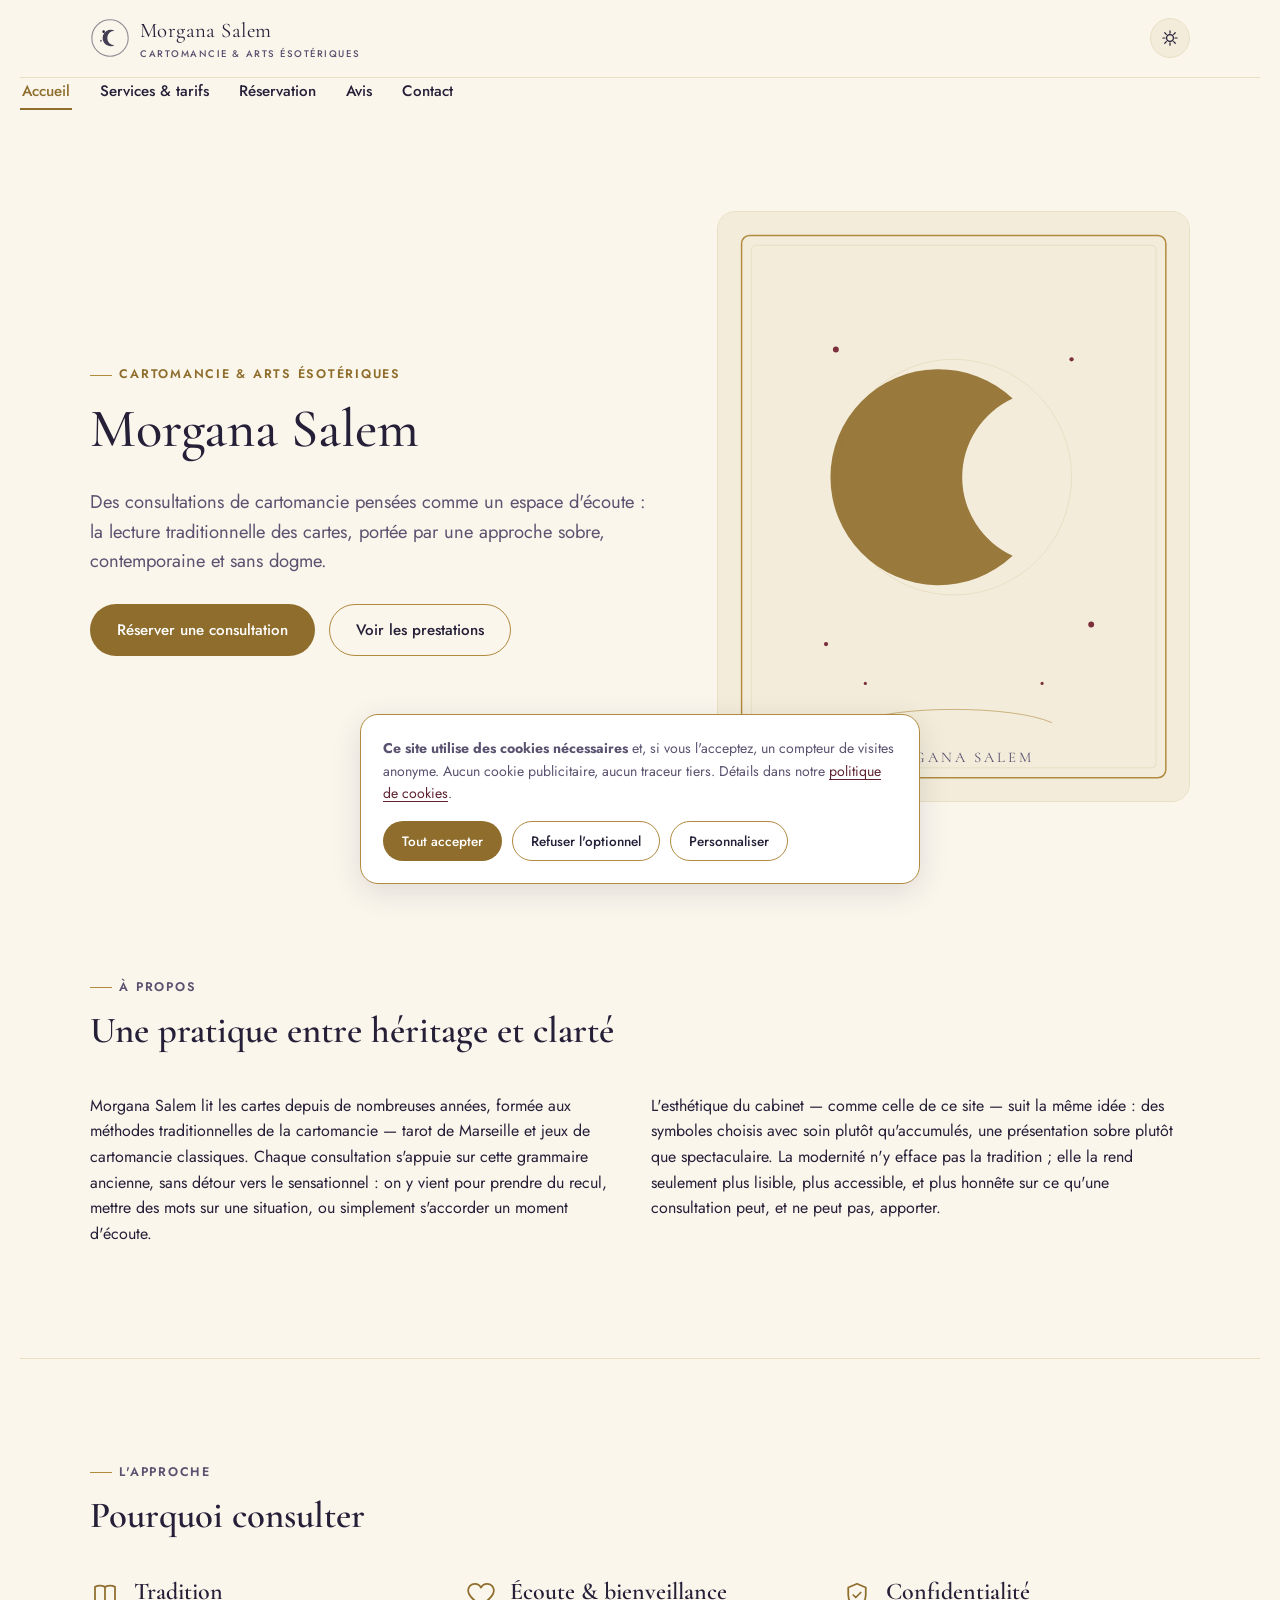
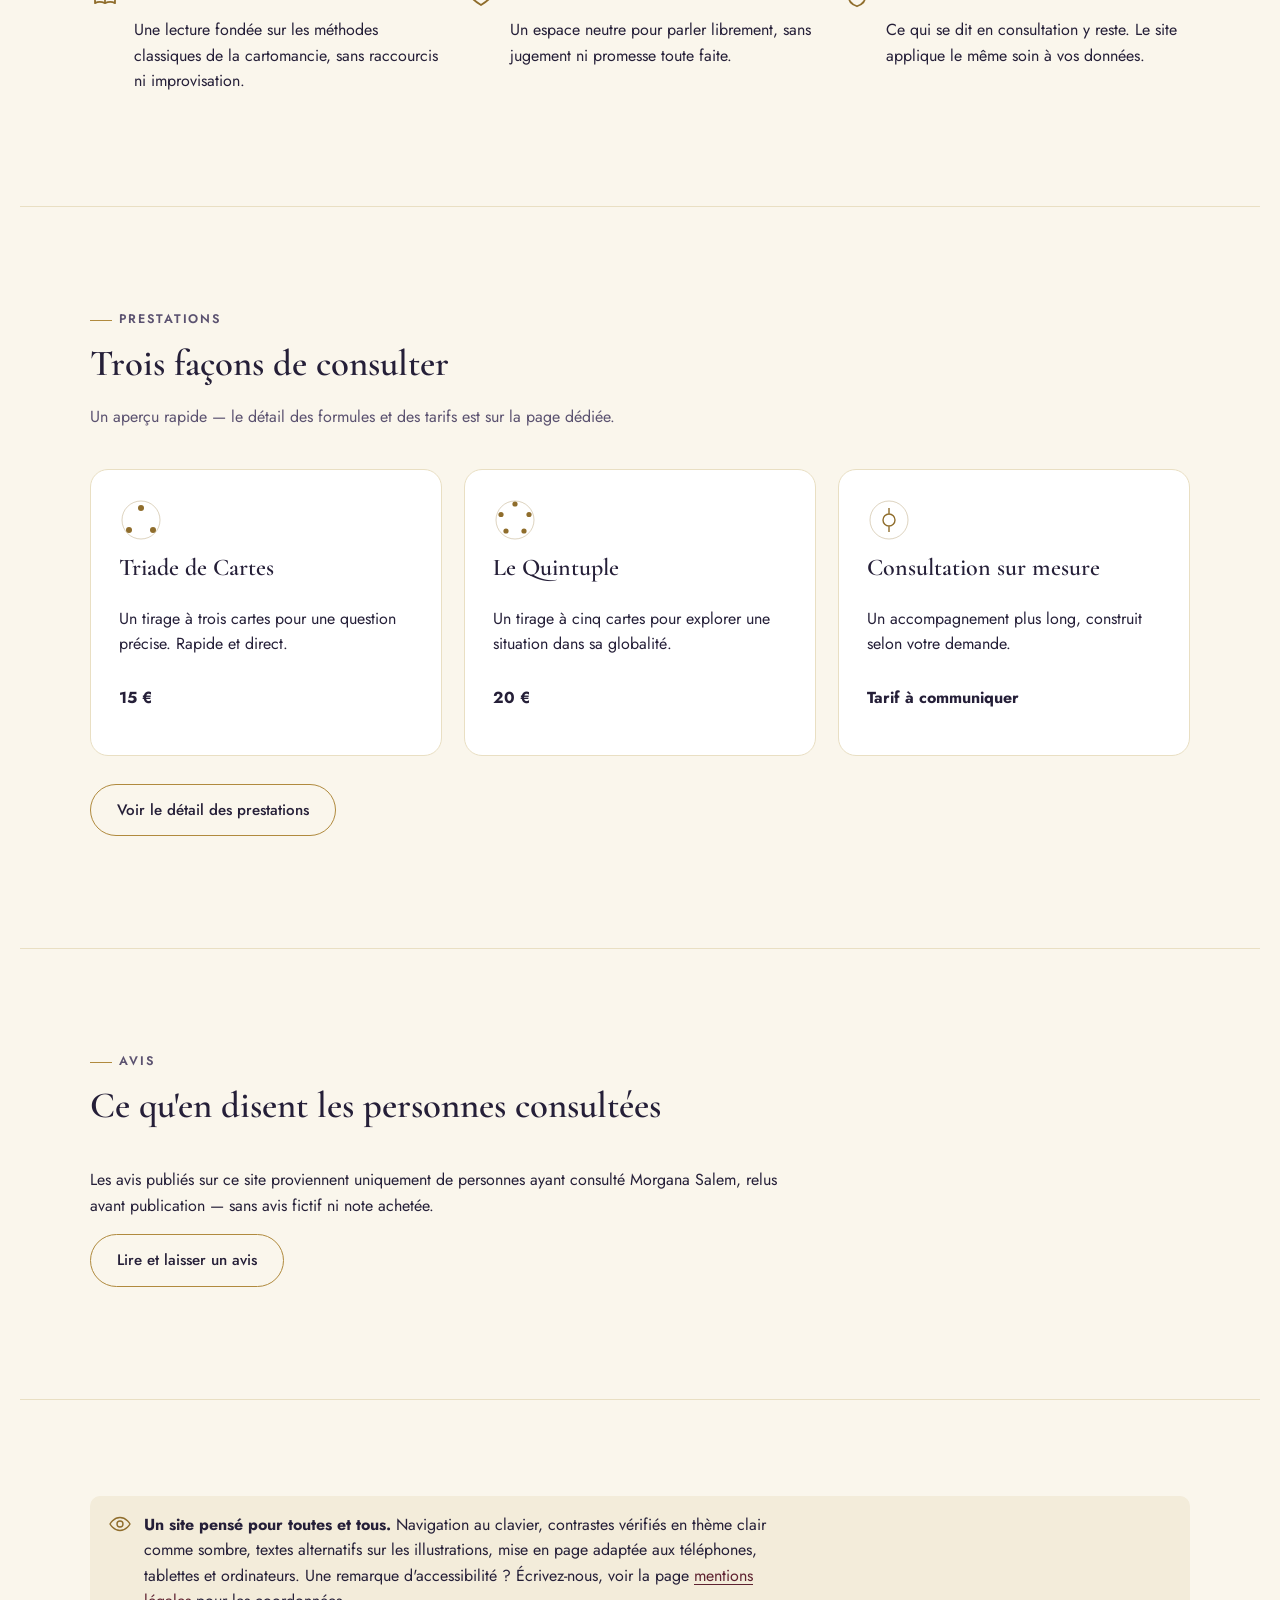
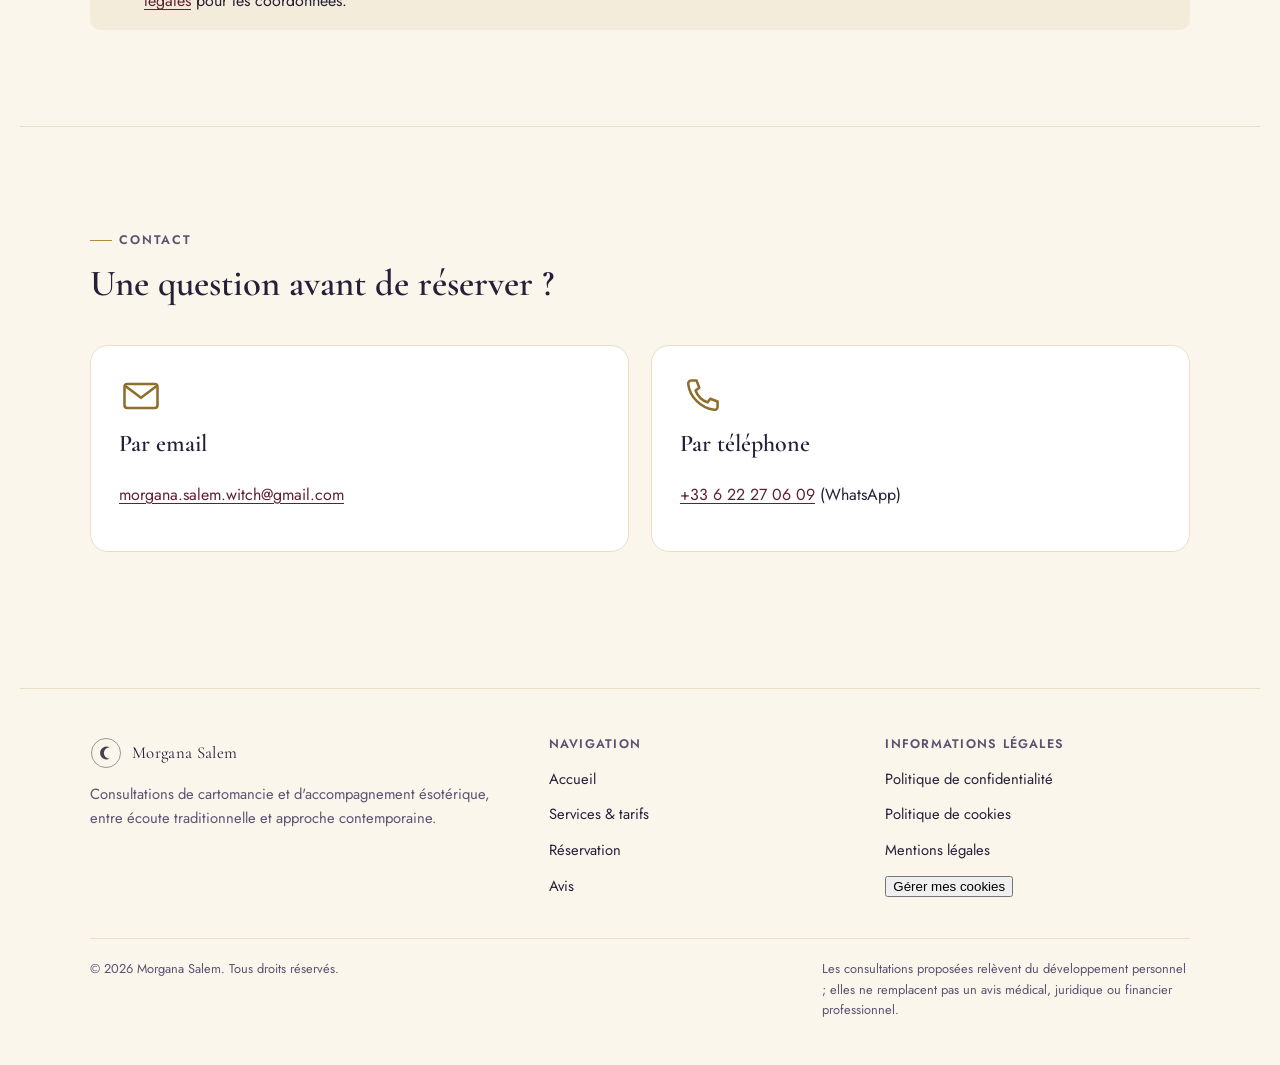
<file: index.html>
<!DOCTYPE html>
<html lang="fr">
<head>
<meta charset="UTF-8">
<meta name="viewport" content="width=device-width, initial-scale=1">
<title>Morgana Salem — Cartomancie & Arts Ésotériques</title>
<meta name="description" content="Morgana Salem propose des consultations de cartomancie et d'accompagnement ésotérique, entre tradition et approche contemporaine. Réservation en ligne, tarifs clairs, site accessible.">
<link rel="stylesheet" href="styles.css">
</head>
<body>
<a class="skip-link" href="#main">Aller au contenu principal</a>

<header class="site-header">
  <div class="wrap">
    <a class="brand" href="index.html">
      <svg class="brand-mark" viewBox="0 0 44 44" fill="none" aria-hidden="true">
        <circle cx="22" cy="22" r="20" stroke="currentColor" stroke-width="1.2" opacity="0.5"/>
        <path d="M27 14a9 9 0 1 0 0 16 7.2 7.2 0 0 1 0-16Z" fill="currentColor" opacity="0.85"/>
        <circle cx="15" cy="15" r="1.4" fill="currentColor"/>
        <circle cx="12" cy="25" r="1" fill="currentColor" opacity="0.7"/>
      </svg>
      <span class="brand-text">Morgana Salem<small>Cartomancie &amp; arts ésotériques</small></span>
    </a>
    <button class="nav-toggle" type="button" aria-expanded="false" aria-controls="main-nav" aria-label="Ouvrir le menu">
      <svg width="20" height="20" viewBox="0 0 20 20" aria-hidden="true"><path d="M2 5h16M2 10h16M2 15h16" stroke="currentColor" stroke-width="1.6" stroke-linecap="round"/></svg>
    </button>
    <div class="header-actions">
      <button class="theme-toggle" type="button" aria-label="Changer de thème">
        <svg class="icon-sun" viewBox="0 0 24 24" fill="none" aria-hidden="true"><circle cx="12" cy="12" r="4.5" stroke="currentColor" stroke-width="1.6"/><path d="M12 2.5v3M12 18.5v3M2.5 12h3M18.5 12h3M5 5l2.1 2.1M16.9 16.9L19 19M19 5l-2.1 2.1M7.1 16.9L5 19" stroke="currentColor" stroke-width="1.6" stroke-linecap="round"/></svg>
        <svg class="icon-moon" viewBox="0 0 24 24" fill="none" aria-hidden="true"><path d="M20 14.5A8.5 8.5 0 1 1 9.5 4a7 7 0 0 0 10.5 10.5Z" stroke="currentColor" stroke-width="1.6" stroke-linejoin="round"/></svg>
      </button>
    </div>
  </div>
</header>
<nav class="main-nav" id="main-nav" aria-label="Navigation principale" data-open="false">
  <ul>
    <li><a href="index.html" aria-current="page">Accueil</a></li>
    <li><a href="tarifs.html">Services &amp; tarifs</a></li>
    <li><a href="reservation.html">Réservation</a></li>
    <li><a href="avis.html">Avis</a></li>
    <li><a href="index.html#contact">Contact</a></li>
  </ul>
</nav>

<main id="main">

  <section class="hero">
    <div class="wrap hero-grid">
      <div class="hero-copy">
        <p class="eyebrow">Cartomancie &amp; arts ésotériques</p>
        <h1>Morgana Salem</h1>
        <p class="lede">Des consultations de cartomancie pensées comme un espace d'écoute : la lecture traditionnelle des cartes, portée par une approche sobre, contemporaine et sans dogme.</p>
        <div class="hero-actions">
          <a class="btn btn-primary" href="reservation.html">Réserver une consultation</a>
          <a class="btn btn-ghost" href="tarifs.html">Voir les prestations</a>
        </div>
      </div>
      <div class="hero-art">
        <svg viewBox="0 0 480 600" role="img" aria-label="Illustration d'une lune en croissant entourée d'étoiles, encadrée comme une carte">
          <rect x="0" y="0" width="480" height="600" fill="var(--bg-sunken)"/>
          <rect x="24" y="24" width="432" height="552" rx="8" fill="none" stroke="var(--border-strong)" stroke-width="1.5"/>
          <rect x="34" y="34" width="412" height="532" rx="4" fill="none" stroke="var(--border)" stroke-width="1"/>
          <circle cx="240" cy="270" r="120" fill="none" stroke="var(--border)" stroke-width="1"/>
          <path d="M300 190a110 110 0 1 0 0 160 88 88 0 0 1 0-160Z" fill="var(--accent)" opacity="0.9"/>
          <g fill="var(--accent-2)">
            <circle cx="120" cy="140" r="3"/>
            <circle cx="360" cy="150" r="2.2"/>
            <circle cx="380" cy="420" r="3"/>
            <circle cx="110" cy="440" r="2.2"/>
            <circle cx="150" cy="480" r="1.6"/>
            <circle cx="330" cy="480" r="1.6"/>
          </g>
          <path d="M140 520c40-18 160-18 200 0" stroke="var(--border-strong)" stroke-width="1" fill="none" opacity="0.6"/>
          <text x="240" y="560" text-anchor="middle" font-family="Cormorant Garamond, serif" font-size="15" letter-spacing="3" fill="var(--text-muted)">MORGANA SALEM</text>
        </svg>
      </div>
    </div>
  </section>

  <section class="section">
    <div class="wrap">
      <div class="section-head">
        <p class="eyebrow">À propos</p>
        <h2>Une pratique entre héritage et clarté</h2>
      </div>
      <div class="grid-2">
        <p>Morgana Salem lit les cartes depuis de nombreuses années, formée aux méthodes traditionnelles de la cartomancie — tarot de Marseille et jeux de cartomancie classiques. Chaque consultation s'appuie sur cette grammaire ancienne, sans détour vers le sensationnel : on y vient pour prendre du recul, mettre des mots sur une situation, ou simplement s'accorder un moment d'écoute.</p>
        <p>L'esthétique du cabinet — comme celle de ce site — suit la même idée : des symboles choisis avec soin plutôt qu'accumulés, une présentation sobre plutôt que spectaculaire. La modernité n'y efface pas la tradition ; elle la rend seulement plus lisible, plus accessible, et plus honnête sur ce qu'une consultation peut, et ne peut pas, apporter.</p>
      </div>
    </div>
  </section>

  <section class="section">
    <div class="wrap">
      <div class="section-head">
        <p class="eyebrow">L'approche</p>
        <h2>Pourquoi consulter</h2>
      </div>
      <div class="value-row">
        <div class="value-item">
          <svg class="glyph" viewBox="0 0 24 24" fill="none" aria-hidden="true"><path d="M4 5.5c2.5-1.3 5-1.3 8 0 3-1.3 5.5-1.3 8 0v13c-2.5-1.3-5-1.3-8 0-3-1.3-5.5-1.3-8 0Z" stroke="currentColor" stroke-width="1.4" stroke-linejoin="round"/><path d="M12 5.5v13" stroke="currentColor" stroke-width="1.4"/></svg>
          <div>
            <h3>Tradition</h3>
            <p>Une lecture fondée sur les méthodes classiques de la cartomancie, sans raccourcis ni improvisation.</p>
          </div>
        </div>
        <div class="value-item">
          <svg class="glyph" viewBox="0 0 24 24" fill="none" aria-hidden="true"><path d="M12 20s-7.5-4.6-9.7-9A5 5 0 0 1 12 6a5 5 0 0 1 9.7 5c-2.2 4.4-9.7 9-9.7 9Z" stroke="currentColor" stroke-width="1.4" stroke-linejoin="round"/></svg>
          <div>
            <h3>Écoute &amp; bienveillance</h3>
            <p>Un espace neutre pour parler librement, sans jugement ni promesse toute faite.</p>
          </div>
        </div>
        <div class="value-item">
          <svg class="glyph" viewBox="0 0 24 24" fill="none" aria-hidden="true"><path d="M12 3l7 3v6c0 4.5-3 7.7-7 9-4-1.3-7-4.5-7-9V6Z" stroke="currentColor" stroke-width="1.4" stroke-linejoin="round"/><path d="M9 12l2 2 4-4" stroke="currentColor" stroke-width="1.4" stroke-linecap="round" stroke-linejoin="round"/></svg>
          <div>
            <h3>Confidentialité</h3>
            <p>Ce qui se dit en consultation y reste. Le site applique le même soin à vos données.</p>
          </div>
        </div>
      </div>
    </div>
  </section>

  <section class="section">
    <div class="wrap">
      <div class="section-head">
        <p class="eyebrow">Prestations</p>
        <h2>Trois façons de consulter</h2>
        <p>Un aperçu rapide — le détail des formules et des tarifs est sur la page dédiée.</p>
      </div>
      <div class="grid-3">
        <div class="card">
          <svg class="glyph glyph-mark" viewBox="0 0 44 44" fill="none" aria-hidden="true"><circle cx="22" cy="22" r="19" stroke="currentColor" stroke-width="1" opacity="0.3"/><circle cx="22" cy="10" r="3" fill="currentColor"/><circle cx="10" cy="32" r="3" fill="currentColor"/><circle cx="34" cy="32" r="3" fill="currentColor"/></svg>
          <h3>Triade de Cartes</h3>
          <p>Un tirage à trois cartes pour une question précise. Rapide et direct.</p>
          <p><strong>15 €</strong></p>
        </div>
        <div class="card">
          <svg class="glyph glyph-mark" viewBox="0 0 44 44" fill="none" aria-hidden="true"><circle cx="22" cy="22" r="19" stroke="currentColor" stroke-width="1" opacity="0.3"/><circle cx="22" cy="6" r="2.6" fill="currentColor"/><circle cx="36" cy="16.5" r="2.6" fill="currentColor"/><circle cx="31" cy="33" r="2.6" fill="currentColor"/><circle cx="13" cy="33" r="2.6" fill="currentColor"/><circle cx="8" cy="16.5" r="2.6" fill="currentColor"/></svg>
          <h3>Le Quintuple</h3>
          <p>Un tirage à cinq cartes pour explorer une situation dans sa globalité.</p>
          <p><strong>20 €</strong></p>
        </div>
        <div class="card">
          <svg class="glyph glyph-mark" viewBox="0 0 44 44" fill="none" aria-hidden="true"><circle cx="22" cy="22" r="19" stroke="currentColor" stroke-width="1" opacity="0.3"/><path d="M22 10v6M22 28v6M22 16a6 6 0 1 0 0 12 6 6 0 0 0 0-12Z" stroke="currentColor" stroke-width="1.4"/></svg>
          <h3>Consultation sur mesure</h3>
          <p>Un accompagnement plus long, construit selon votre demande.</p>
          <p><strong>Tarif à communiquer</strong></p>
        </div>
      </div>
      <p style="margin-top:28px;"><a class="btn btn-ghost" href="tarifs.html">Voir le détail des prestations</a></p>
    </div>
  </section>

  <section class="section">
    <div class="wrap">
      <div class="section-head">
        <p class="eyebrow">Avis</p>
        <h2>Ce qu'en disent les personnes consultées</h2>
      </div>
      <p class="content-narrow">Les avis publiés sur ce site proviennent uniquement de personnes ayant consulté Morgana Salem, relus avant publication — sans avis fictif ni note achetée.</p>
      <p><a class="btn btn-ghost" href="avis.html">Lire et laisser un avis</a></p>
    </div>
  </section>

  <section class="section">
    <div class="wrap">
      <div class="a11y-note">
        <svg class="glyph" viewBox="0 0 24 24" fill="none" aria-hidden="true"><path d="M2 12s3.5-6.5 10-6.5S22 12 22 12s-3.5 6.5-10 6.5S2 12 2 12Z" stroke="currentColor" stroke-width="1.4"/><circle cx="12" cy="12" r="3" stroke="currentColor" stroke-width="1.4"/></svg>
        <p style="margin:0;"><strong>Un site pensé pour toutes et tous.</strong> Navigation au clavier, contrastes vérifiés en thème clair comme sombre, textes alternatifs sur les illustrations, mise en page adaptée aux téléphones, tablettes et ordinateurs. Une remarque d'accessibilité&nbsp;? Écrivez-nous, voir la page <a href="mentions-legales.html">mentions légales</a> pour les coordonnées.</p>
      </div>
    </div>
  </section>

  <section class="section" id="contact" style="border-bottom:none;">
    <div class="wrap">
      <div class="section-head">
        <p class="eyebrow">Contact</p>
        <h2>Une question avant de réserver ?</h2>
      </div>
      <div class="grid-2">
        <div class="card">
          <svg class="glyph" viewBox="0 0 24 24" fill="none" aria-hidden="true"><rect x="3" y="5.5" width="18" height="13" rx="1.5" stroke="currentColor" stroke-width="1.4"/><path d="M4 7l8 6 8-6" stroke="currentColor" stroke-width="1.4" stroke-linecap="round" stroke-linejoin="round"/></svg>
          <h3>Par email</h3>
          <p><a href="mailto:morgana.salem.witch@gmail.com">morgana.salem.witch@gmail.com</a></p>
        </div>
        <div class="card">
          <svg class="glyph" viewBox="0 0 24 24" fill="none" aria-hidden="true"><path d="M6 3.5h3l1.5 4L8.5 9a11 11 0 0 0 6.5 6.5l1.5-2 4 1.5v3c0 1-1 1.7-2 1.5C11.5 18.7 5.3 12.5 4.5 5.5c-.1-1 .6-2 1.5-2Z" stroke="currentColor" stroke-width="1.4" stroke-linejoin="round"/></svg>
          <h3>Par téléphone</h3>
          <p><a href="https://wa.me/33622270609" target="_blank" rel="noopener">+33 6 22 27 06 09</a> <span class="hint">(WhatsApp)</span></p>
        </div>
      </div>
    </div>
  </section>

</main>

<footer class="site-footer">
  <div class="wrap">
    <div class="footer-grid">
      <div>
        <a class="brand" href="index.html" style="margin-bottom:14px;">
          <svg class="brand-mark" viewBox="0 0 44 44" fill="none" aria-hidden="true" style="width:32px;height:32px;">
            <circle cx="22" cy="22" r="20" stroke="currentColor" stroke-width="1.2" opacity="0.5"/>
            <path d="M27 14a9 9 0 1 0 0 16 7.2 7.2 0 0 1 0-16Z" fill="currentColor" opacity="0.85"/>
          </svg>
          <span class="brand-text" style="font-size:1.05rem;">Morgana Salem</span>
        </a>
        <p class="content-narrow" style="color:var(--text-muted); font-size:0.92rem;">Consultations de cartomancie et d'accompagnement ésotérique, entre écoute traditionnelle et approche contemporaine.</p>
      </div>
      <div>
        <h4>Navigation</h4>
        <ul>
          <li><a href="index.html">Accueil</a></li>
          <li><a href="tarifs.html">Services &amp; tarifs</a></li>
          <li><a href="reservation.html">Réservation</a></li>
          <li><a href="avis.html">Avis</a></li>
        </ul>
      </div>
      <div>
        <h4>Informations légales</h4>
        <ul>
          <li><a href="confidentialite.html">Politique de confidentialité</a></li>
          <li><a href="cookies.html">Politique de cookies</a></li>
          <li><a href="mentions-legales.html">Mentions légales</a></li>
          <li><button type="button" data-open-cookie-prefs>Gérer mes cookies</button></li>
        </ul>
      </div>
    </div>
    <div class="footer-bottom">
      <p>© <span class="current-year"></span> Morgana Salem. Tous droits réservés.</p>
      <p style="max-width:46ch;">Les consultations proposées relèvent du développement personnel ; elles ne remplacent pas un avis médical, juridique ou financier professionnel.</p>
    </div>
  </div>
</footer>

<div class="cookie-banner" role="dialog" aria-live="polite" aria-label="Gestion des cookies" hidden>
  <p><strong>Ce site utilise des cookies nécessaires</strong> et, si vous l'acceptez, un compteur de visites anonyme. Aucun cookie publicitaire, aucun traceur tiers. Détails dans notre <a href="cookies.html">politique de cookies</a>.</p>
  <div class="cookie-actions">
    <button type="button" class="btn btn-primary btn-small" data-consent="accept-all">Tout accepter</button>
    <button type="button" class="btn btn-ghost btn-small" data-consent="reject-optional">Refuser l'optionnel</button>
    <button type="button" class="btn btn-ghost btn-small" data-consent="open-prefs">Personnaliser</button>
  </div>
</div>

<div class="modal-overlay" id="cookie-modal" role="dialog" aria-modal="true" aria-labelledby="cookie-modal-title" hidden>
  <div class="modal">
    <div class="modal-head">
      <h2 id="cookie-modal-title" style="margin:0;">Préférences de cookies</h2>
      <button type="button" class="modal-close" aria-label="Fermer la fenêtre">
        <svg width="14" height="14" viewBox="0 0 14 14" aria-hidden="true"><path d="M1 1l12 12M13 1L1 13" stroke="currentColor" stroke-width="1.6"/></svg>
      </button>
    </div>
    <p style="color:var(--text-muted); font-size:0.9rem;">Modifiable à tout moment depuis le pied de page.</p>
    <div class="cookie-cat">
      <div class="cookie-cat-head">
        <strong>Nécessaires</strong>
        <label class="switch"><input type="checkbox" checked disabled aria-label="Cookies nécessaires, toujours actifs"><span class="track"></span></label>
      </div>
      <p>Mémorisent votre choix de cookies et votre préférence d'affichage (thème clair/sombre). Indispensables au fonctionnement du site.</p>
    </div>
    <div class="cookie-cat">
      <div class="cookie-cat-head">
        <strong>Mesure d'audience</strong>
        <label class="switch"><input type="checkbox" id="consent-analytics"><span class="track"></span></label>
      </div>
      <p>Comptage anonyme et agrégé des pages consultées, sans identifiant publicitaire ni profilage. Désactivé par défaut.</p>
    </div>
    <div class="cookie-actions" style="margin-top:20px;">
      <button type="button" class="btn btn-primary btn-small" data-consent="save-prefs">Enregistrer mes choix</button>
    </div>
  </div>
</div>

<script src="script.js"></script>
</body>
</html>
</file>
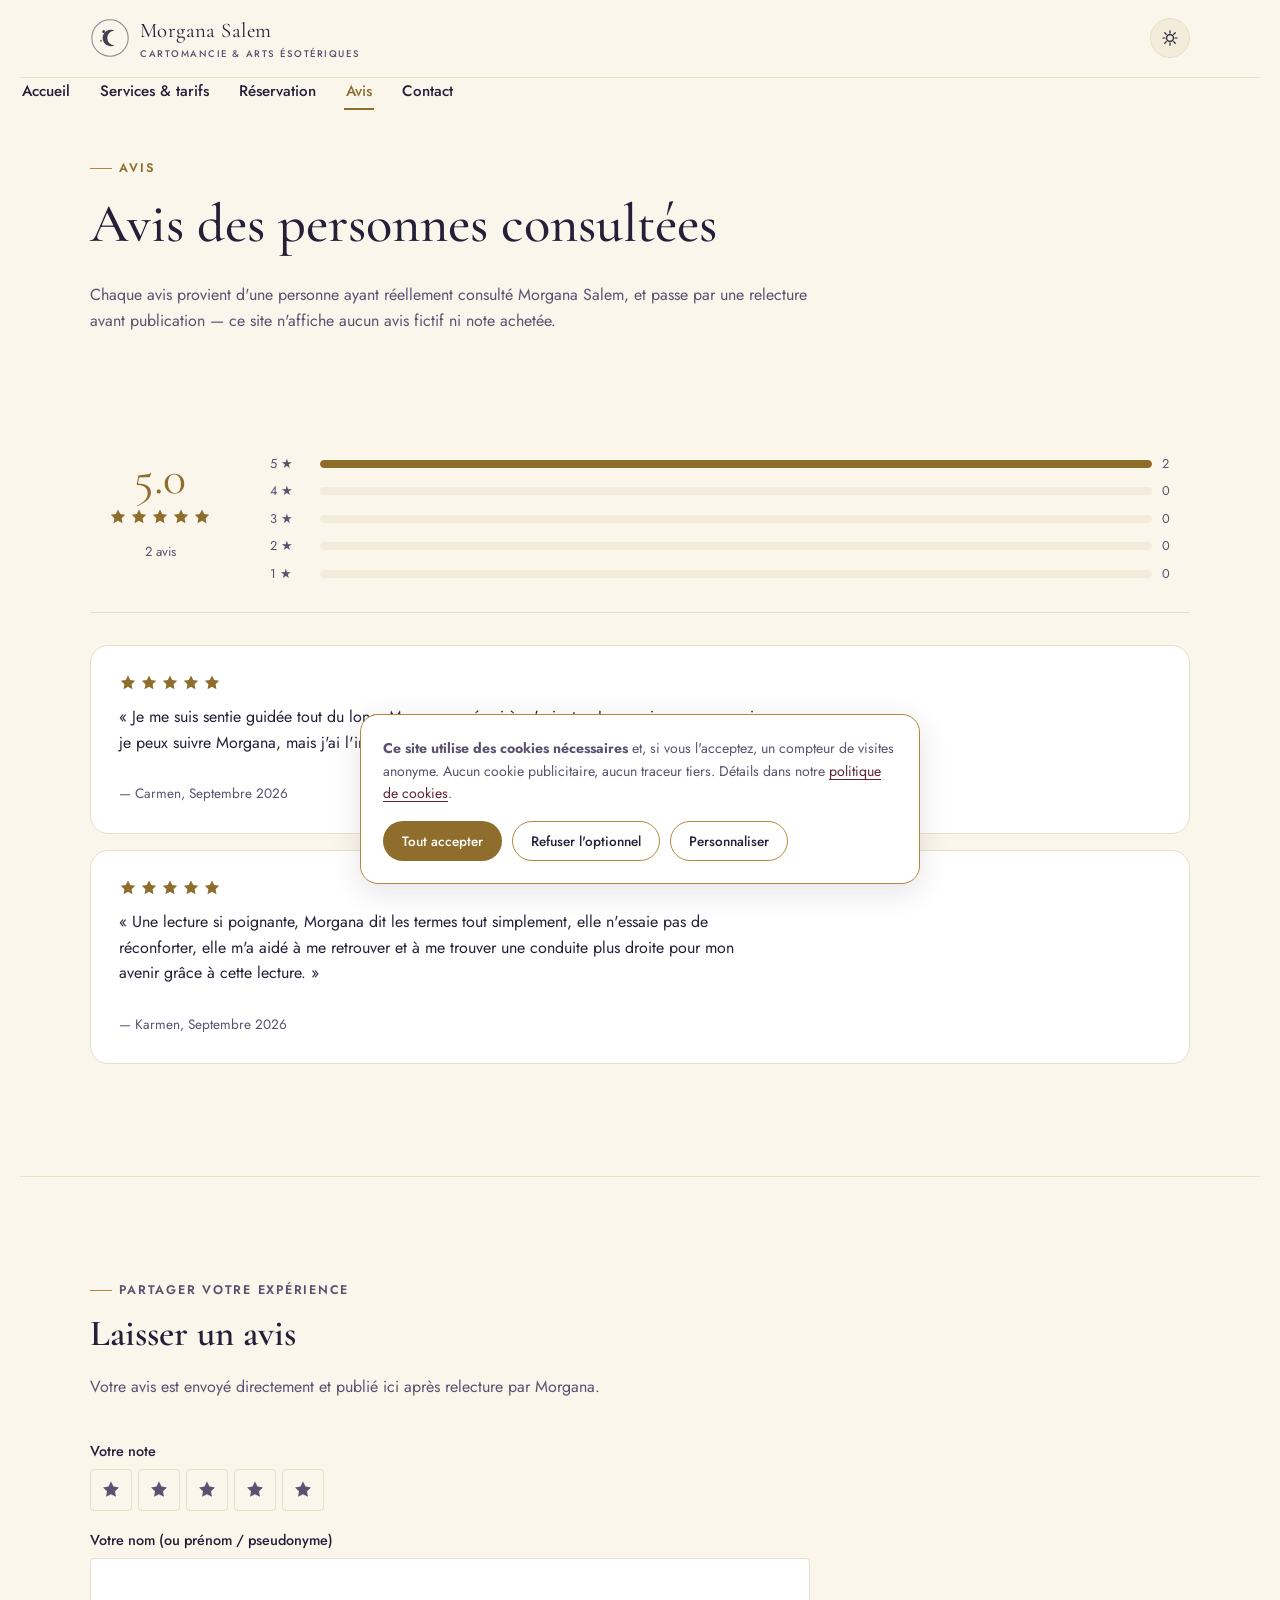
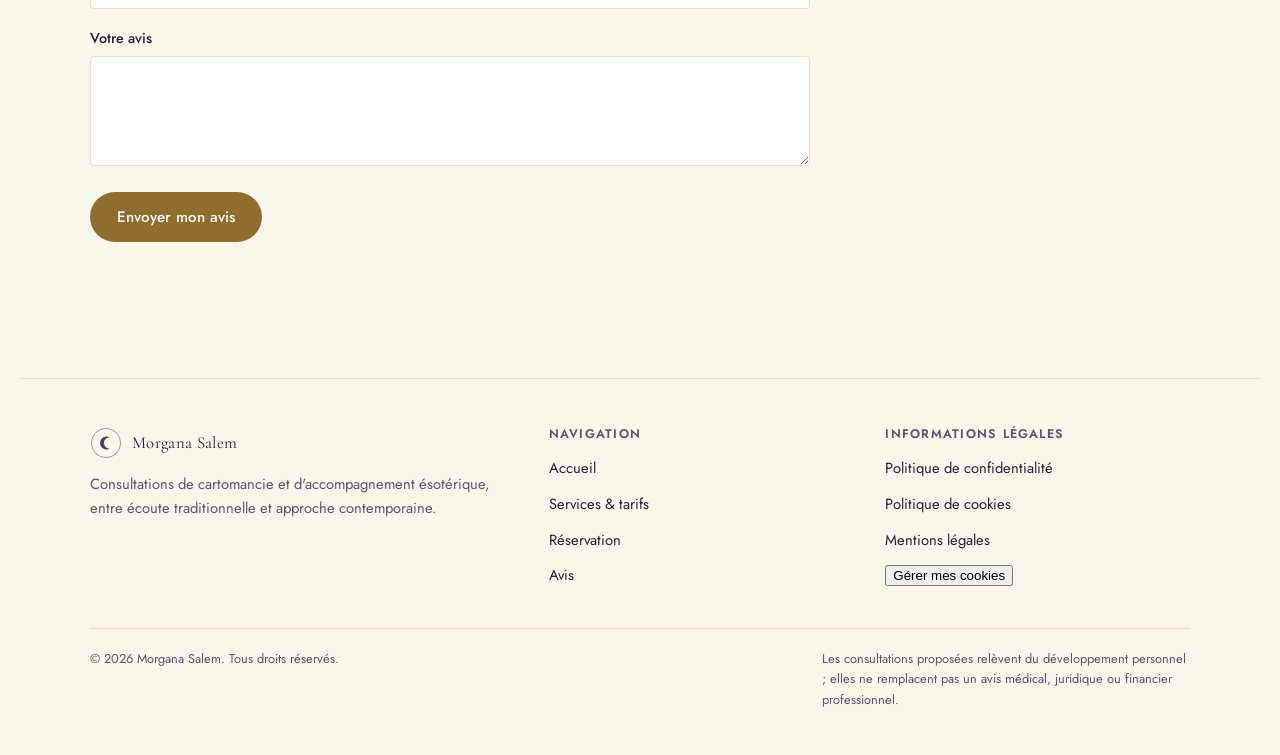
<file: avis.html>
<!DOCTYPE html>
<html lang="fr">
<head>
<meta charset="UTF-8">
<meta name="viewport" content="width=device-width, initial-scale=1">
<title>Avis — Morgana Salem</title>
<meta name="description" content="Avis des personnes ayant consulté Morgana Salem, et formulaire pour partager votre propre expérience.">
<link rel="stylesheet" href="styles.css">
</head>
<body>
<a class="skip-link" href="#main">Aller au contenu principal</a>

<header class="site-header">
  <div class="wrap">
    <a class="brand" href="index.html">
      <svg class="brand-mark" viewBox="0 0 44 44" fill="none" aria-hidden="true">
        <circle cx="22" cy="22" r="20" stroke="currentColor" stroke-width="1.2" opacity="0.5"/>
        <path d="M27 14a9 9 0 1 0 0 16 7.2 7.2 0 0 1 0-16Z" fill="currentColor" opacity="0.85"/>
        <circle cx="15" cy="15" r="1.4" fill="currentColor"/>
        <circle cx="12" cy="25" r="1" fill="currentColor" opacity="0.7"/>
      </svg>
      <span class="brand-text">Morgana Salem<small>Cartomancie &amp; arts ésotériques</small></span>
    </a>
    <button class="nav-toggle" type="button" aria-expanded="false" aria-controls="main-nav" aria-label="Ouvrir le menu">
      <svg width="20" height="20" viewBox="0 0 20 20" aria-hidden="true"><path d="M2 5h16M2 10h16M2 15h16" stroke="currentColor" stroke-width="1.6" stroke-linecap="round"/></svg>
    </button>
    <div class="header-actions">
      <button class="theme-toggle" type="button" aria-label="Changer de thème">
        <svg class="icon-sun" viewBox="0 0 24 24" fill="none" aria-hidden="true"><circle cx="12" cy="12" r="4.5" stroke="currentColor" stroke-width="1.6"/><path d="M12 2.5v3M12 18.5v3M2.5 12h3M18.5 12h3M5 5l2.1 2.1M16.9 16.9L19 19M19 5l-2.1 2.1M7.1 16.9L5 19" stroke="currentColor" stroke-width="1.6" stroke-linecap="round"/></svg>
        <svg class="icon-moon" viewBox="0 0 24 24" fill="none" aria-hidden="true"><path d="M20 14.5A8.5 8.5 0 1 1 9.5 4a7 7 0 0 0 10.5 10.5Z" stroke="currentColor" stroke-width="1.6" stroke-linejoin="round"/></svg>
      </button>
    </div>
  </div>
</header>
<nav class="main-nav" id="main-nav" aria-label="Navigation principale" data-open="false">
  <ul>
    <li><a href="index.html">Accueil</a></li>
    <li><a href="tarifs.html">Services &amp; tarifs</a></li>
    <li><a href="reservation.html">Réservation</a></li>
    <li><a href="avis.html" aria-current="page">Avis</a></li>
    <li><a href="index.html#contact">Contact</a></li>
  </ul>
</nav>

<main id="main">
  <section class="page-hero">
    <div class="wrap">
      <p class="eyebrow">Avis</p>
      <h1>Avis des personnes consultées</h1>
      <p class="content-narrow" style="color:var(--text-muted);">Chaque avis provient d'une personne ayant réellement consulté Morgana Salem, et passe par une relecture avant publication — ce site n'affiche aucun avis fictif ni note achetée.</p>
    </div>
  </section>

  <section class="section">
    <div class="wrap">
      <div class="review-summary" id="review-summary" hidden>
        <div class="review-score">
          <span class="review-score-number" id="review-avg">–</span>
          <div class="stars" id="review-avg-stars"></div>
          <span class="review-count" id="review-count"></span>
        </div>
        <div class="review-distribution" id="review-distribution"></div>
      </div>
      <div id="review-list" aria-live="polite">
        <p class="hint">Chargement des avis…</p>
      </div>
    </div>
  </section>

  <section class="section" style="border-bottom:none;">
    <div class="wrap">
      <div class="section-head">
        <p class="eyebrow">Partager votre expérience</p>
        <h2>Laisser un avis</h2>
        <p>Votre avis est envoyé directement et publié ici après relecture par Morgana.</p>
      </div>

      <form id="review-form" novalidate class="content-narrow">
        <div class="field">
          <label id="avis-note-label">Votre note</label>
          <div class="rating-input" role="group" aria-labelledby="avis-note-label">
            <button type="button" data-value="1" aria-pressed="false" aria-label="1 étoile sur 5"><svg viewBox="0 0 20 20" fill="currentColor" aria-hidden="true"><path d="M10 1.6l2.472 5.008 5.528.803-4 3.9.944 5.506L10 14.25l-4.944 2.567L6 11.31l-4-3.9 5.528-.803Z"/></svg></button>
            <button type="button" data-value="2" aria-pressed="false" aria-label="2 étoiles sur 5"><svg viewBox="0 0 20 20" fill="currentColor" aria-hidden="true"><path d="M10 1.6l2.472 5.008 5.528.803-4 3.9.944 5.506L10 14.25l-4.944 2.567L6 11.31l-4-3.9 5.528-.803Z"/></svg></button>
            <button type="button" data-value="3" aria-pressed="false" aria-label="3 étoiles sur 5"><svg viewBox="0 0 20 20" fill="currentColor" aria-hidden="true"><path d="M10 1.6l2.472 5.008 5.528.803-4 3.9.944 5.506L10 14.25l-4.944 2.567L6 11.31l-4-3.9 5.528-.803Z"/></svg></button>
            <button type="button" data-value="4" aria-pressed="false" aria-label="4 étoiles sur 5"><svg viewBox="0 0 20 20" fill="currentColor" aria-hidden="true"><path d="M10 1.6l2.472 5.008 5.528.803-4 3.9.944 5.506L10 14.25l-4.944 2.567L6 11.31l-4-3.9 5.528-.803Z"/></svg></button>
            <button type="button" data-value="5" aria-pressed="false" aria-label="5 étoiles sur 5"><svg viewBox="0 0 20 20" fill="currentColor" aria-hidden="true"><path d="M10 1.6l2.472 5.008 5.528.803-4 3.9.944 5.506L10 14.25l-4.944 2.567L6 11.31l-4-3.9 5.528-.803Z"/></svg></button>
          </div>
          <input type="hidden" id="avis-note-valeur" name="avis-note-valeur" value="0">
        </div>
        <div class="field">
          <label for="avis-nom">Votre nom (ou prénom / pseudonyme)</label>
          <input type="text" id="avis-nom" name="avis-nom" autocomplete="name" required>
        </div>
        <div class="field">
          <label for="avis-commentaire">Votre avis</label>
          <textarea id="avis-commentaire" name="avis-commentaire" required></textarea>
        </div>
        <button type="submit" class="btn btn-primary">Envoyer mon avis</button>
        <p class="form-status" id="review-status"></p>
      </form>
    </div>
  </section>
</main>

<footer class="site-footer">
  <div class="wrap">
    <div class="footer-grid">
      <div>
        <a class="brand" href="index.html" style="margin-bottom:14px;">
          <svg class="brand-mark" viewBox="0 0 44 44" fill="none" aria-hidden="true" style="width:32px;height:32px;">
            <circle cx="22" cy="22" r="20" stroke="currentColor" stroke-width="1.2" opacity="0.5"/>
            <path d="M27 14a9 9 0 1 0 0 16 7.2 7.2 0 0 1 0-16Z" fill="currentColor" opacity="0.85"/>
          </svg>
          <span class="brand-text" style="font-size:1.05rem;">Morgana Salem</span>
        </a>
        <p class="content-narrow" style="color:var(--text-muted); font-size:0.92rem;">Consultations de cartomancie et d'accompagnement ésotérique, entre écoute traditionnelle et approche contemporaine.</p>
      </div>
      <div>
        <h4>Navigation</h4>
        <ul>
          <li><a href="index.html">Accueil</a></li>
          <li><a href="tarifs.html">Services &amp; tarifs</a></li>
          <li><a href="reservation.html">Réservation</a></li>
          <li><a href="avis.html">Avis</a></li>
        </ul>
      </div>
      <div>
        <h4>Informations légales</h4>
        <ul>
          <li><a href="confidentialite.html">Politique de confidentialité</a></li>
          <li><a href="cookies.html">Politique de cookies</a></li>
          <li><a href="mentions-legales.html">Mentions légales</a></li>
          <li><button type="button" data-open-cookie-prefs>Gérer mes cookies</button></li>
        </ul>
      </div>
    </div>
    <div class="footer-bottom">
      <p>© <span class="current-year"></span> Morgana Salem. Tous droits réservés.</p>
      <p style="max-width:46ch;">Les consultations proposées relèvent du développement personnel ; elles ne remplacent pas un avis médical, juridique ou financier professionnel.</p>
    </div>
  </div>
</footer>

<div class="cookie-banner" role="dialog" aria-live="polite" aria-label="Gestion des cookies" hidden>
  <p><strong>Ce site utilise des cookies nécessaires</strong> et, si vous l'acceptez, un compteur de visites anonyme. Aucun cookie publicitaire, aucun traceur tiers. Détails dans notre <a href="cookies.html">politique de cookies</a>.</p>
  <div class="cookie-actions">
    <button type="button" class="btn btn-primary btn-small" data-consent="accept-all">Tout accepter</button>
    <button type="button" class="btn btn-ghost btn-small" data-consent="reject-optional">Refuser l'optionnel</button>
    <button type="button" class="btn btn-ghost btn-small" data-consent="open-prefs">Personnaliser</button>
  </div>
</div>

<div class="modal-overlay" id="cookie-modal" role="dialog" aria-modal="true" aria-labelledby="cookie-modal-title" hidden>
  <div class="modal">
    <div class="modal-head">
      <h2 id="cookie-modal-title" style="margin:0;">Préférences de cookies</h2>
      <button type="button" class="modal-close" aria-label="Fermer la fenêtre">
        <svg width="14" height="14" viewBox="0 0 14 14" aria-hidden="true"><path d="M1 1l12 12M13 1L1 13" stroke="currentColor" stroke-width="1.6"/></svg>
      </button>
    </div>
    <p style="color:var(--text-muted); font-size:0.9rem;">Modifiable à tout moment depuis le pied de page.</p>
    <div class="cookie-cat">
      <div class="cookie-cat-head">
        <strong>Nécessaires</strong>
        <label class="switch"><input type="checkbox" checked disabled aria-label="Cookies nécessaires, toujours actifs"><span class="track"></span></label>
      </div>
      <p>Mémorisent votre choix de cookies et votre préférence d'affichage (thème clair/sombre). Indispensables au fonctionnement du site.</p>
    </div>
    <div class="cookie-cat">
      <div class="cookie-cat-head">
        <strong>Mesure d'audience</strong>
        <label class="switch"><input type="checkbox" id="consent-analytics"><span class="track"></span></label>
      </div>
      <p>Comptage anonyme et agrégé des pages consultées, sans identifiant publicitaire ni profilage. Désactivé par défaut.</p>
    </div>
    <div class="cookie-actions" style="margin-top:20px;">
      <button type="button" class="btn btn-primary btn-small" data-consent="save-prefs">Enregistrer mes choix</button>
    </div>
  </div>
</div>

<script src="script.js"></script>
</body>
</html>
</file>
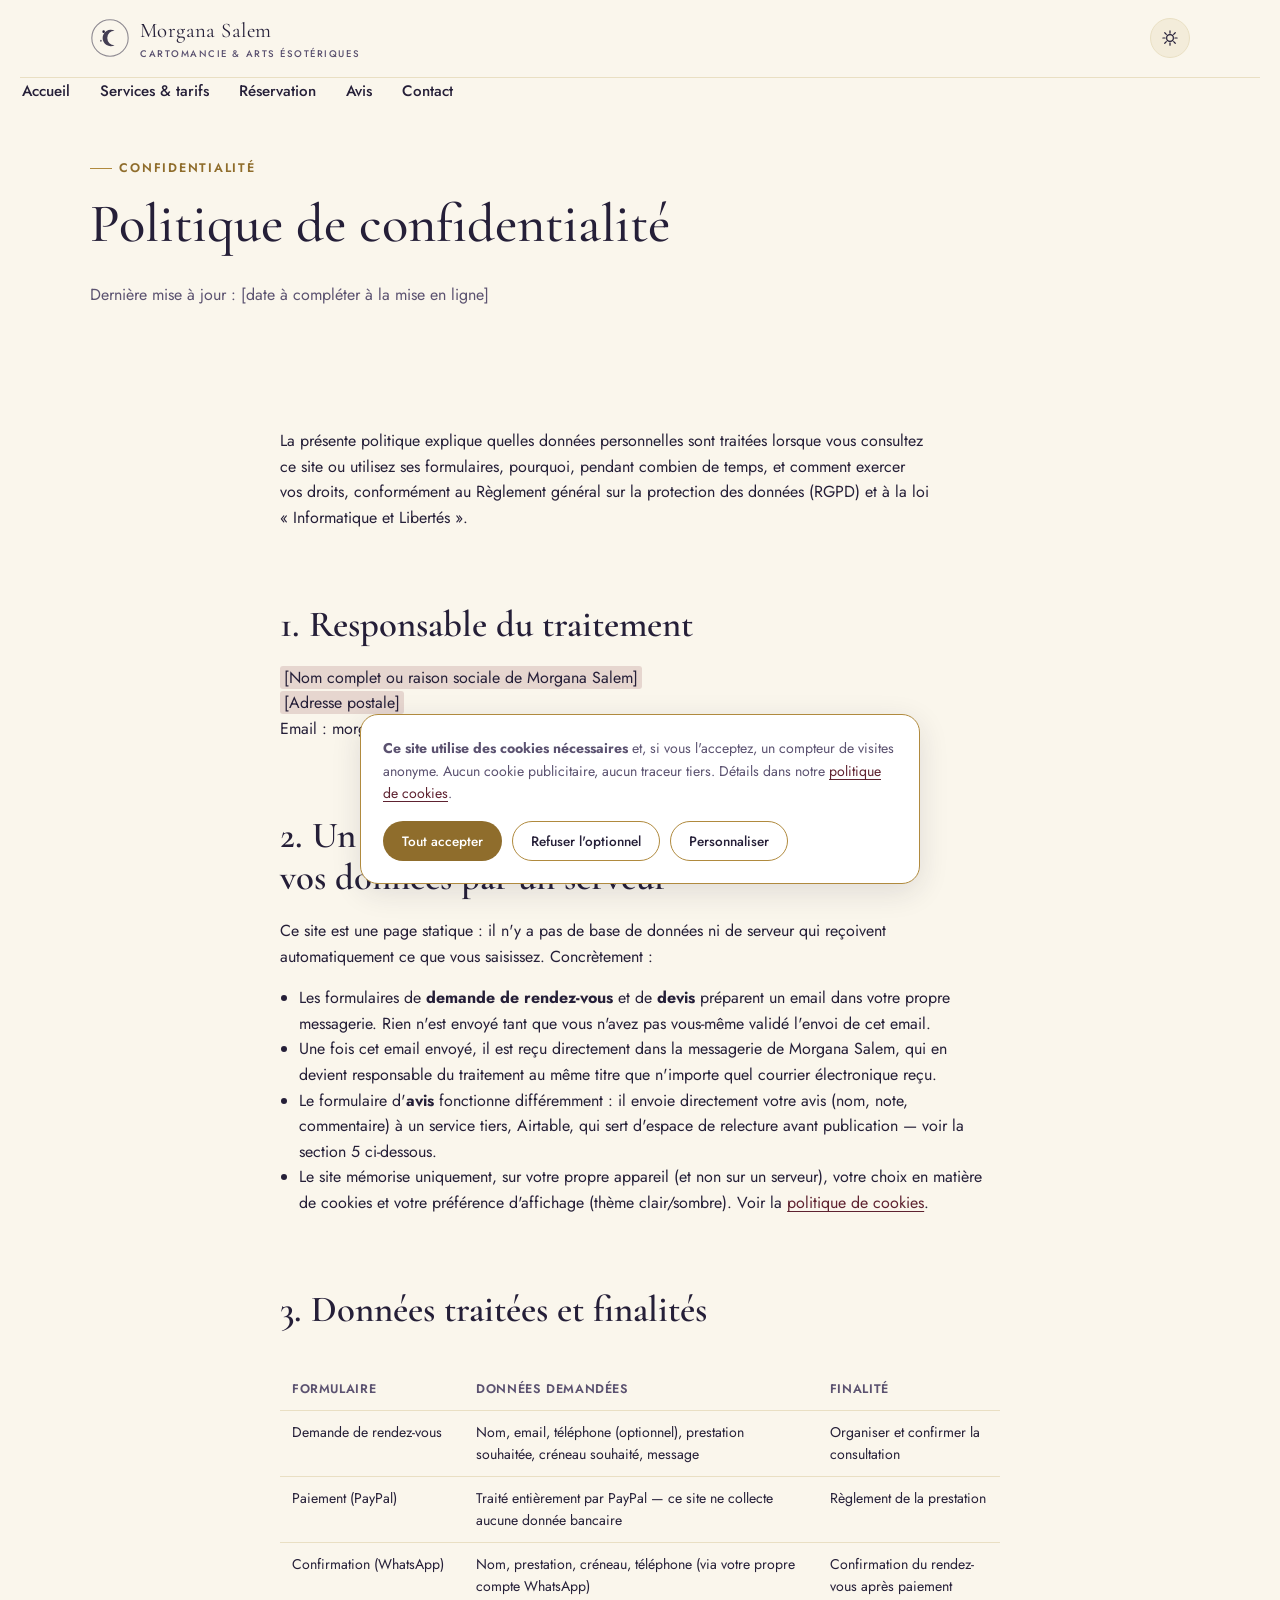
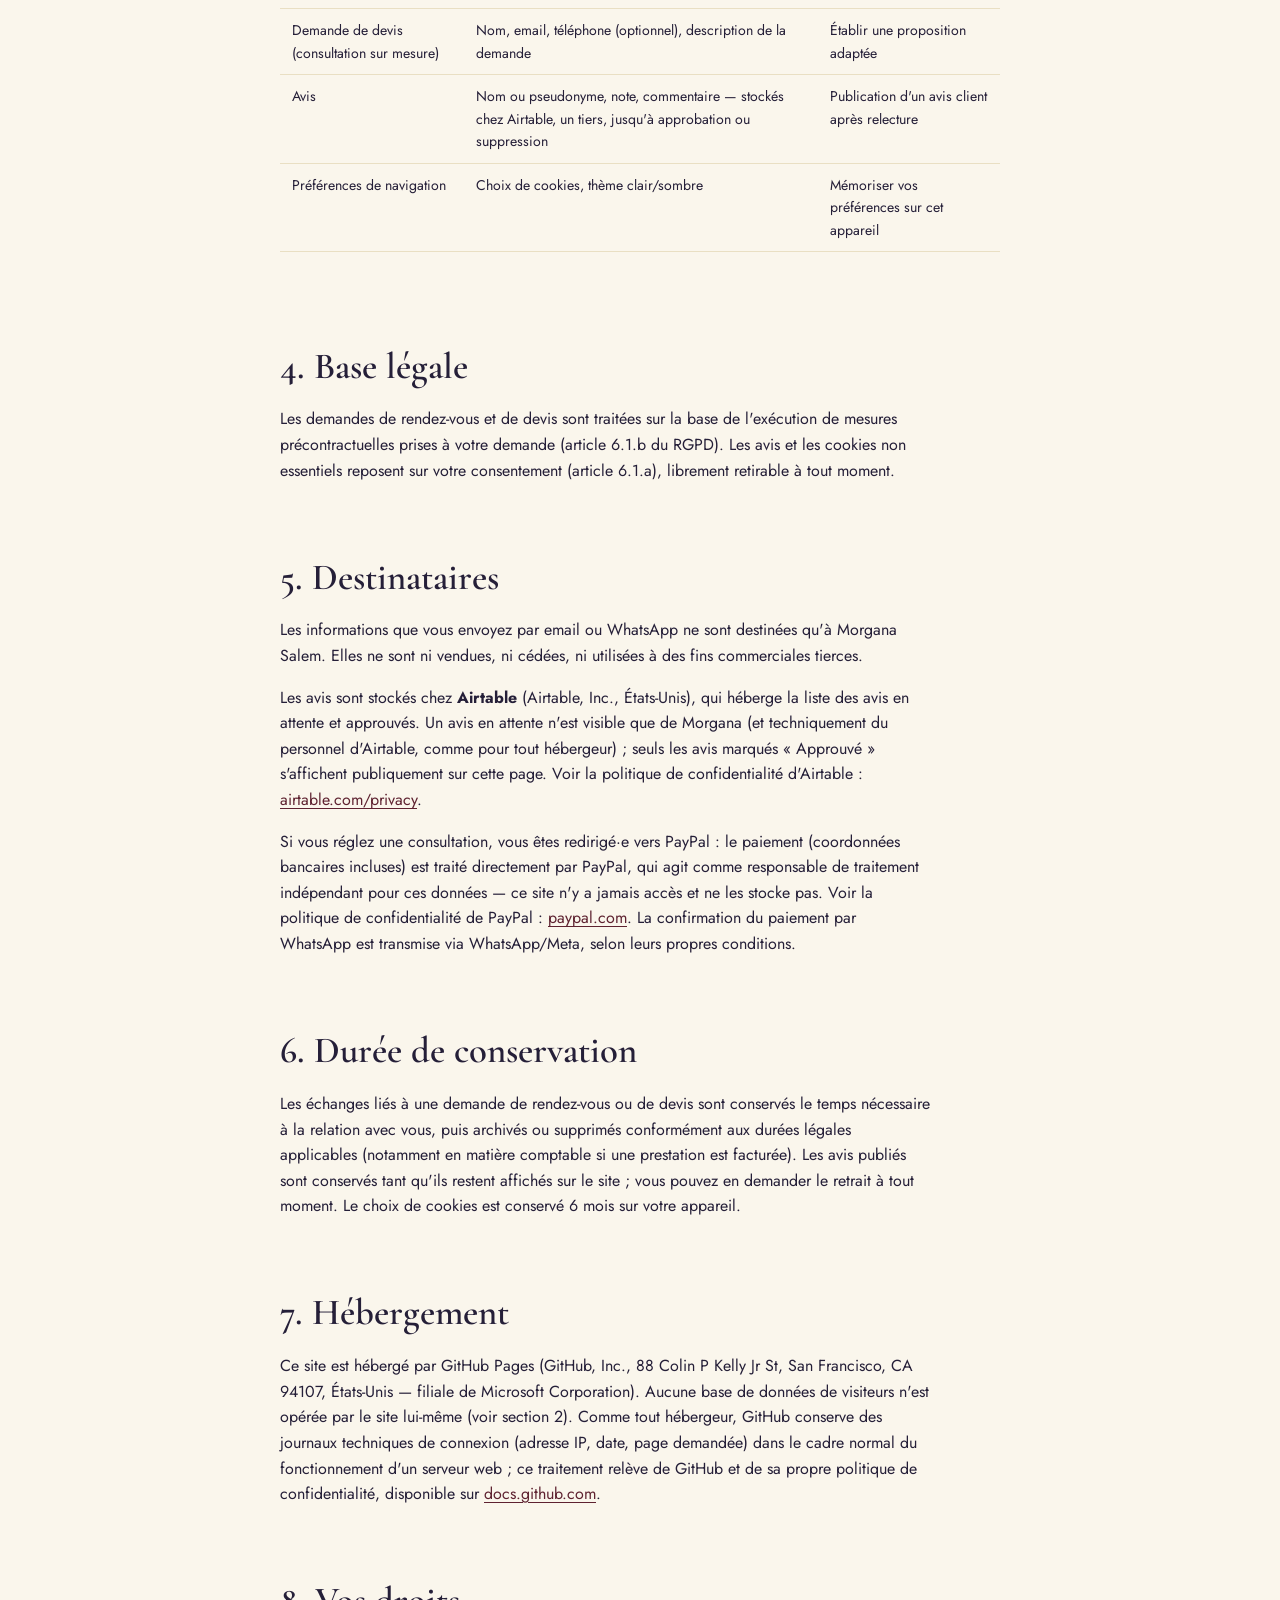
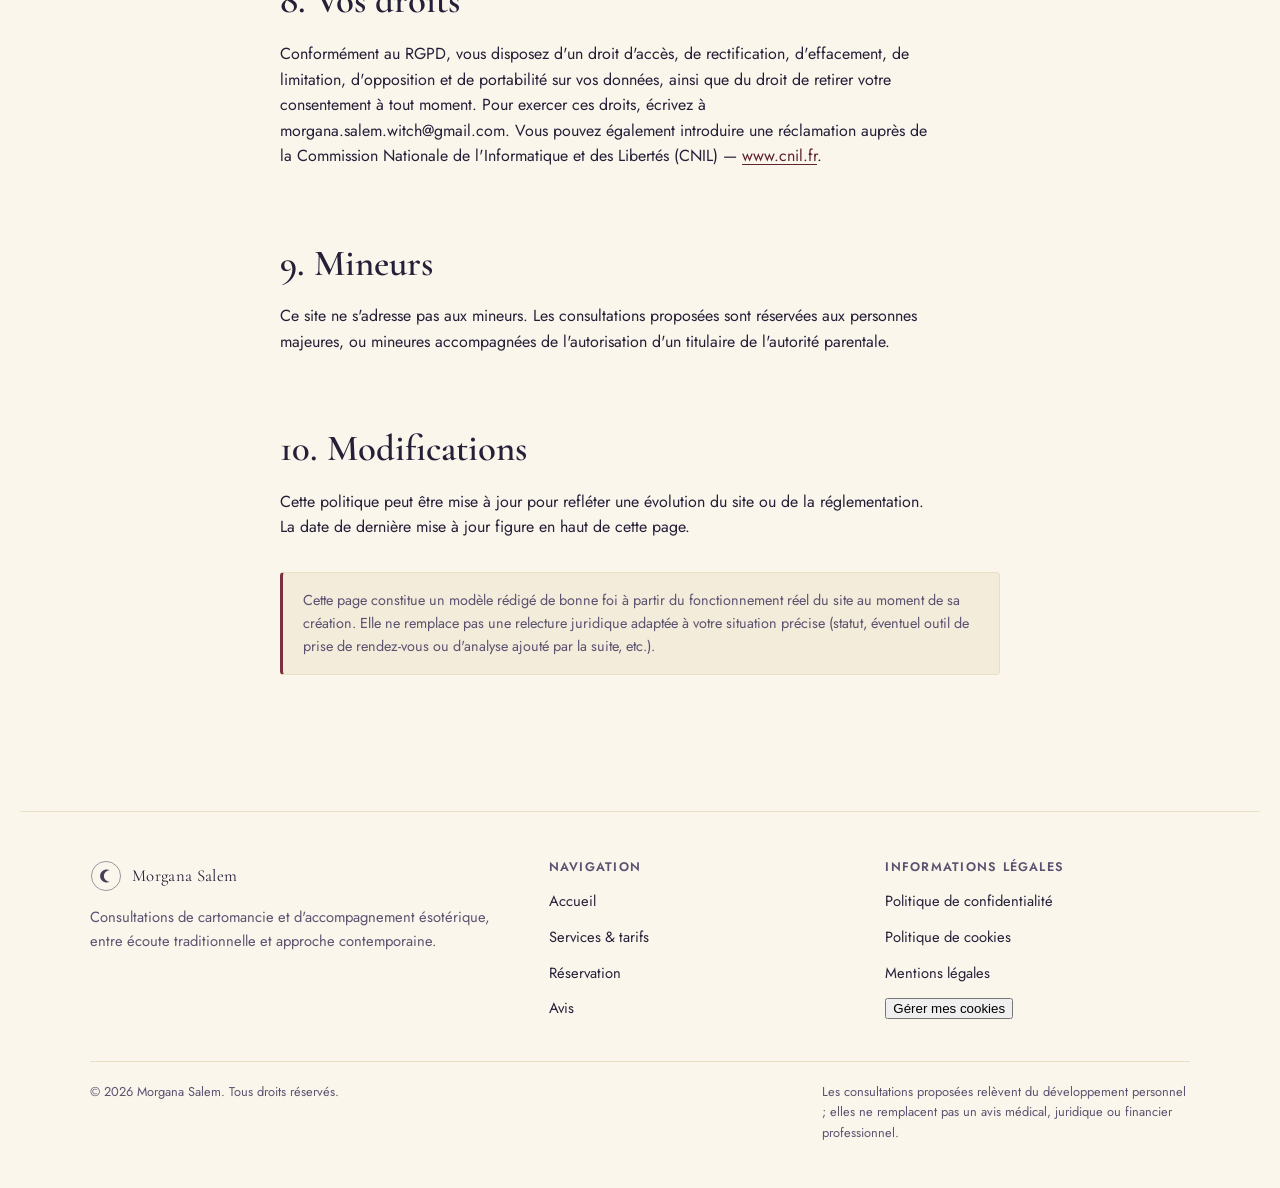
<file: confidentialite.html>
<!DOCTYPE html>
<html lang="fr">
<head>
<meta charset="UTF-8">
<meta name="viewport" content="width=device-width, initial-scale=1">
<title>Politique de confidentialité — Morgana Salem</title>
<meta name="description" content="Politique de confidentialité du site de Morgana Salem : données collectées, finalités, durées de conservation, droits RGPD.">
<link rel="stylesheet" href="styles.css">
</head>
<body>
<a class="skip-link" href="#main">Aller au contenu principal</a>

<header class="site-header">
  <div class="wrap">
    <a class="brand" href="index.html">
      <svg class="brand-mark" viewBox="0 0 44 44" fill="none" aria-hidden="true">
        <circle cx="22" cy="22" r="20" stroke="currentColor" stroke-width="1.2" opacity="0.5"/>
        <path d="M27 14a9 9 0 1 0 0 16 7.2 7.2 0 0 1 0-16Z" fill="currentColor" opacity="0.85"/>
        <circle cx="15" cy="15" r="1.4" fill="currentColor"/>
        <circle cx="12" cy="25" r="1" fill="currentColor" opacity="0.7"/>
      </svg>
      <span class="brand-text">Morgana Salem<small>Cartomancie &amp; arts ésotériques</small></span>
    </a>
    <button class="nav-toggle" type="button" aria-expanded="false" aria-controls="main-nav" aria-label="Ouvrir le menu">
      <svg width="20" height="20" viewBox="0 0 20 20" aria-hidden="true"><path d="M2 5h16M2 10h16M2 15h16" stroke="currentColor" stroke-width="1.6" stroke-linecap="round"/></svg>
    </button>
    <div class="header-actions">
      <button class="theme-toggle" type="button" aria-label="Changer de thème">
        <svg class="icon-sun" viewBox="0 0 24 24" fill="none" aria-hidden="true"><circle cx="12" cy="12" r="4.5" stroke="currentColor" stroke-width="1.6"/><path d="M12 2.5v3M12 18.5v3M2.5 12h3M18.5 12h3M5 5l2.1 2.1M16.9 16.9L19 19M19 5l-2.1 2.1M7.1 16.9L5 19" stroke="currentColor" stroke-width="1.6" stroke-linecap="round"/></svg>
        <svg class="icon-moon" viewBox="0 0 24 24" fill="none" aria-hidden="true"><path d="M20 14.5A8.5 8.5 0 1 1 9.5 4a7 7 0 0 0 10.5 10.5Z" stroke="currentColor" stroke-width="1.6" stroke-linejoin="round"/></svg>
      </button>
    </div>
  </div>
</header>
<nav class="main-nav" id="main-nav" aria-label="Navigation principale" data-open="false">
  <ul>
    <li><a href="index.html">Accueil</a></li>
    <li><a href="tarifs.html">Services &amp; tarifs</a></li>
    <li><a href="reservation.html">Réservation</a></li>
    <li><a href="avis.html">Avis</a></li>
    <li><a href="index.html#contact">Contact</a></li>
  </ul>
</nav>

<main id="main">
  <section class="page-hero">
    <div class="wrap">
      <p class="eyebrow">Confidentialité</p>
      <h1>Politique de confidentialité</h1>
      <p class="content-narrow" style="color:var(--text-muted);">Dernière mise à jour : <span class="placeholder">[date à compléter à la mise en ligne]</span></p>
    </div>
  </section>

  <section class="section legal" style="border-bottom:none;">
    <div class="wrap content-narrow">

      <p>La présente politique explique quelles données personnelles sont traitées lorsque vous consultez ce site ou utilisez ses formulaires, pourquoi, pendant combien de temps, et comment exercer vos droits, conformément au Règlement général sur la protection des données (RGPD) et à la loi « Informatique et Libertés ».</p>

      <h2>1. Responsable du traitement</h2>
      <p>
        <span class="placeholder">[Nom complet ou raison sociale de Morgana Salem]</span><br>
        <span class="placeholder">[Adresse postale]</span><br>
        Email : morgana.salem.witch@gmail.com
      </p>

      <h2>2. Un site qui ne fait pas transiter vos données par un serveur</h2>
      <p>Ce site est une page statique : il n'y a pas de base de données ni de serveur qui reçoivent automatiquement ce que vous saisissez. Concrètement :</p>
      <ul>
        <li>Les formulaires de <strong>demande de rendez-vous</strong> et de <strong>devis</strong> préparent un email dans votre propre messagerie. Rien n'est envoyé tant que vous n'avez pas vous-même validé l'envoi de cet email.</li>
        <li>Une fois cet email envoyé, il est reçu directement dans la messagerie de Morgana Salem, qui en devient responsable du traitement au même titre que n'importe quel courrier électronique reçu.</li>
        <li>Le formulaire d'<strong>avis</strong> fonctionne différemment : il envoie directement votre avis (nom, note, commentaire) à un service tiers, Airtable, qui sert d'espace de relecture avant publication — voir la section 5 ci-dessous.</li>
        <li>Le site mémorise uniquement, sur votre propre appareil (et non sur un serveur), votre choix en matière de cookies et votre préférence d'affichage (thème clair/sombre). Voir la <a href="cookies.html">politique de cookies</a>.</li>
      </ul>

      <h2>3. Données traitées et finalités</h2>
      <div class="table-wrap">
        <table>
          <thead>
            <tr><th>Formulaire</th><th>Données demandées</th><th>Finalité</th></tr>
          </thead>
          <tbody>
            <tr><td>Demande de rendez-vous</td><td>Nom, email, téléphone (optionnel), prestation souhaitée, créneau souhaité, message</td><td>Organiser et confirmer la consultation</td></tr>
            <tr><td>Paiement (PayPal)</td><td>Traité entièrement par PayPal — ce site ne collecte aucune donnée bancaire</td><td>Règlement de la prestation</td></tr>
            <tr><td>Confirmation (WhatsApp)</td><td>Nom, prestation, créneau, téléphone (via votre propre compte WhatsApp)</td><td>Confirmation du rendez-vous après paiement</td></tr>
            <tr><td>Demande de devis (consultation sur mesure)</td><td>Nom, email, téléphone (optionnel), description de la demande</td><td>Établir une proposition adaptée</td></tr>
            <tr><td>Avis</td><td>Nom ou pseudonyme, note, commentaire — stockés chez Airtable, un tiers, jusqu'à approbation ou suppression</td><td>Publication d'un avis client après relecture</td></tr>
            <tr><td>Préférences de navigation</td><td>Choix de cookies, thème clair/sombre</td><td>Mémoriser vos préférences sur cet appareil</td></tr>
          </tbody>
        </table>
      </div>

      <h2>4. Base légale</h2>
      <p>Les demandes de rendez-vous et de devis sont traitées sur la base de l'exécution de mesures précontractuelles prises à votre demande (article 6.1.b du RGPD). Les avis et les cookies non essentiels reposent sur votre consentement (article 6.1.a), librement retirable à tout moment.</p>

      <h2>5. Destinataires</h2>
      <p>Les informations que vous envoyez par email ou WhatsApp ne sont destinées qu'à Morgana Salem. Elles ne sont ni vendues, ni cédées, ni utilisées à des fins commerciales tierces.</p>
      <p>Les avis sont stockés chez <strong>Airtable</strong> (Airtable, Inc., États-Unis), qui héberge la liste des avis en attente et approuvés. Un avis en attente n'est visible que de Morgana (et techniquement du personnel d'Airtable, comme pour tout hébergeur) ; seuls les avis marqués « Approuvé » s'affichent publiquement sur cette page. Voir la politique de confidentialité d'Airtable : <a href="https://www.airtable.com/privacy" target="_blank" rel="noopener">airtable.com/privacy</a>.</p>
      <p>Si vous réglez une consultation, vous êtes redirigé·e vers PayPal : le paiement (coordonnées bancaires incluses) est traité directement par PayPal, qui agit comme responsable de traitement indépendant pour ces données — ce site n'y a jamais accès et ne les stocke pas. Voir la politique de confidentialité de PayPal : <a href="https://www.paypal.com/fr/webapps/mpp/ua/privacy-full" target="_blank" rel="noopener">paypal.com</a>. La confirmation du paiement par WhatsApp est transmise via WhatsApp/Meta, selon leurs propres conditions.</p>

      <h2>6. Durée de conservation</h2>
      <p>Les échanges liés à une demande de rendez-vous ou de devis sont conservés le temps nécessaire à la relation avec vous, puis archivés ou supprimés conformément aux durées légales applicables (notamment en matière comptable si une prestation est facturée). Les avis publiés sont conservés tant qu'ils restent affichés sur le site ; vous pouvez en demander le retrait à tout moment. Le choix de cookies est conservé 6 mois sur votre appareil.</p>

      <h2>7. Hébergement</h2>
      <p>Ce site est hébergé par GitHub Pages (GitHub, Inc., 88 Colin P Kelly Jr St, San Francisco, CA 94107, États-Unis — filiale de Microsoft Corporation). Aucune base de données de visiteurs n'est opérée par le site lui-même (voir section 2). Comme tout hébergeur, GitHub conserve des journaux techniques de connexion (adresse IP, date, page demandée) dans le cadre normal du fonctionnement d'un serveur web ; ce traitement relève de GitHub et de sa propre politique de confidentialité, disponible sur <a href="https://docs.github.com/site-policy/privacy-policies/github-general-privacy-statement" target="_blank" rel="noopener">docs.github.com</a>.</p>

      <h2>8. Vos droits</h2>
      <p>Conformément au RGPD, vous disposez d'un droit d'accès, de rectification, d'effacement, de limitation, d'opposition et de portabilité sur vos données, ainsi que du droit de retirer votre consentement à tout moment. Pour exercer ces droits, écrivez à morgana.salem.witch@gmail.com. Vous pouvez également introduire une réclamation auprès de la Commission Nationale de l'Informatique et des Libertés (CNIL) — <a href="https://www.cnil.fr" target="_blank" rel="noopener">www.cnil.fr</a>.</p>

      <h2>9. Mineurs</h2>
      <p>Ce site ne s'adresse pas aux mineurs. Les consultations proposées sont réservées aux personnes majeures, ou mineures accompagnées de l'autorisation d'un titulaire de l'autorité parentale.</p>

      <h2>10. Modifications</h2>
      <p>Cette politique peut être mise à jour pour refléter une évolution du site ou de la réglementation. La date de dernière mise à jour figure en haut de cette page.</p>

      <div class="disclaimer" style="margin-top:32px;">
        Cette page constitue un modèle rédigé de bonne foi à partir du fonctionnement réel du site au moment de sa création. Elle ne remplace pas une relecture juridique adaptée à votre situation précise (statut, éventuel outil de prise de rendez-vous ou d'analyse ajouté par la suite, etc.).
      </div>
    </div>
  </section>
</main>

<footer class="site-footer">
  <div class="wrap">
    <div class="footer-grid">
      <div>
        <a class="brand" href="index.html" style="margin-bottom:14px;">
          <svg class="brand-mark" viewBox="0 0 44 44" fill="none" aria-hidden="true" style="width:32px;height:32px;">
            <circle cx="22" cy="22" r="20" stroke="currentColor" stroke-width="1.2" opacity="0.5"/>
            <path d="M27 14a9 9 0 1 0 0 16 7.2 7.2 0 0 1 0-16Z" fill="currentColor" opacity="0.85"/>
          </svg>
          <span class="brand-text" style="font-size:1.05rem;">Morgana Salem</span>
        </a>
        <p class="content-narrow" style="color:var(--text-muted); font-size:0.92rem;">Consultations de cartomancie et d'accompagnement ésotérique, entre écoute traditionnelle et approche contemporaine.</p>
      </div>
      <div>
        <h4>Navigation</h4>
        <ul>
          <li><a href="index.html">Accueil</a></li>
          <li><a href="tarifs.html">Services &amp; tarifs</a></li>
          <li><a href="reservation.html">Réservation</a></li>
          <li><a href="avis.html">Avis</a></li>
        </ul>
      </div>
      <div>
        <h4>Informations légales</h4>
        <ul>
          <li><a href="confidentialite.html" aria-current="page">Politique de confidentialité</a></li>
          <li><a href="cookies.html">Politique de cookies</a></li>
          <li><a href="mentions-legales.html">Mentions légales</a></li>
          <li><button type="button" data-open-cookie-prefs>Gérer mes cookies</button></li>
        </ul>
      </div>
    </div>
    <div class="footer-bottom">
      <p>© <span class="current-year"></span> Morgana Salem. Tous droits réservés.</p>
      <p style="max-width:46ch;">Les consultations proposées relèvent du développement personnel ; elles ne remplacent pas un avis médical, juridique ou financier professionnel.</p>
    </div>
  </div>
</footer>

<div class="cookie-banner" role="dialog" aria-live="polite" aria-label="Gestion des cookies" hidden>
  <p><strong>Ce site utilise des cookies nécessaires</strong> et, si vous l'acceptez, un compteur de visites anonyme. Aucun cookie publicitaire, aucun traceur tiers. Détails dans notre <a href="cookies.html">politique de cookies</a>.</p>
  <div class="cookie-actions">
    <button type="button" class="btn btn-primary btn-small" data-consent="accept-all">Tout accepter</button>
    <button type="button" class="btn btn-ghost btn-small" data-consent="reject-optional">Refuser l'optionnel</button>
    <button type="button" class="btn btn-ghost btn-small" data-consent="open-prefs">Personnaliser</button>
  </div>
</div>

<div class="modal-overlay" id="cookie-modal" role="dialog" aria-modal="true" aria-labelledby="cookie-modal-title" hidden>
  <div class="modal">
    <div class="modal-head">
      <h2 id="cookie-modal-title" style="margin:0;">Préférences de cookies</h2>
      <button type="button" class="modal-close" aria-label="Fermer la fenêtre">
        <svg width="14" height="14" viewBox="0 0 14 14" aria-hidden="true"><path d="M1 1l12 12M13 1L1 13" stroke="currentColor" stroke-width="1.6"/></svg>
      </button>
    </div>
    <p style="color:var(--text-muted); font-size:0.9rem;">Modifiable à tout moment depuis le pied de page.</p>
    <div class="cookie-cat">
      <div class="cookie-cat-head">
        <strong>Nécessaires</strong>
        <label class="switch"><input type="checkbox" checked disabled aria-label="Cookies nécessaires, toujours actifs"><span class="track"></span></label>
      </div>
      <p>Mémorisent votre choix de cookies et votre préférence d'affichage (thème clair/sombre). Indispensables au fonctionnement du site.</p>
    </div>
    <div class="cookie-cat">
      <div class="cookie-cat-head">
        <strong>Mesure d'audience</strong>
        <label class="switch"><input type="checkbox" id="consent-analytics"><span class="track"></span></label>
      </div>
      <p>Comptage anonyme et agrégé des pages consultées, sans identifiant publicitaire ni profilage. Désactivé par défaut.</p>
    </div>
    <div class="cookie-actions" style="margin-top:20px;">
      <button type="button" class="btn btn-primary btn-small" data-consent="save-prefs">Enregistrer mes choix</button>
    </div>
  </div>
</div>

<script src="script.js"></script>
</body>
</html>
</file>
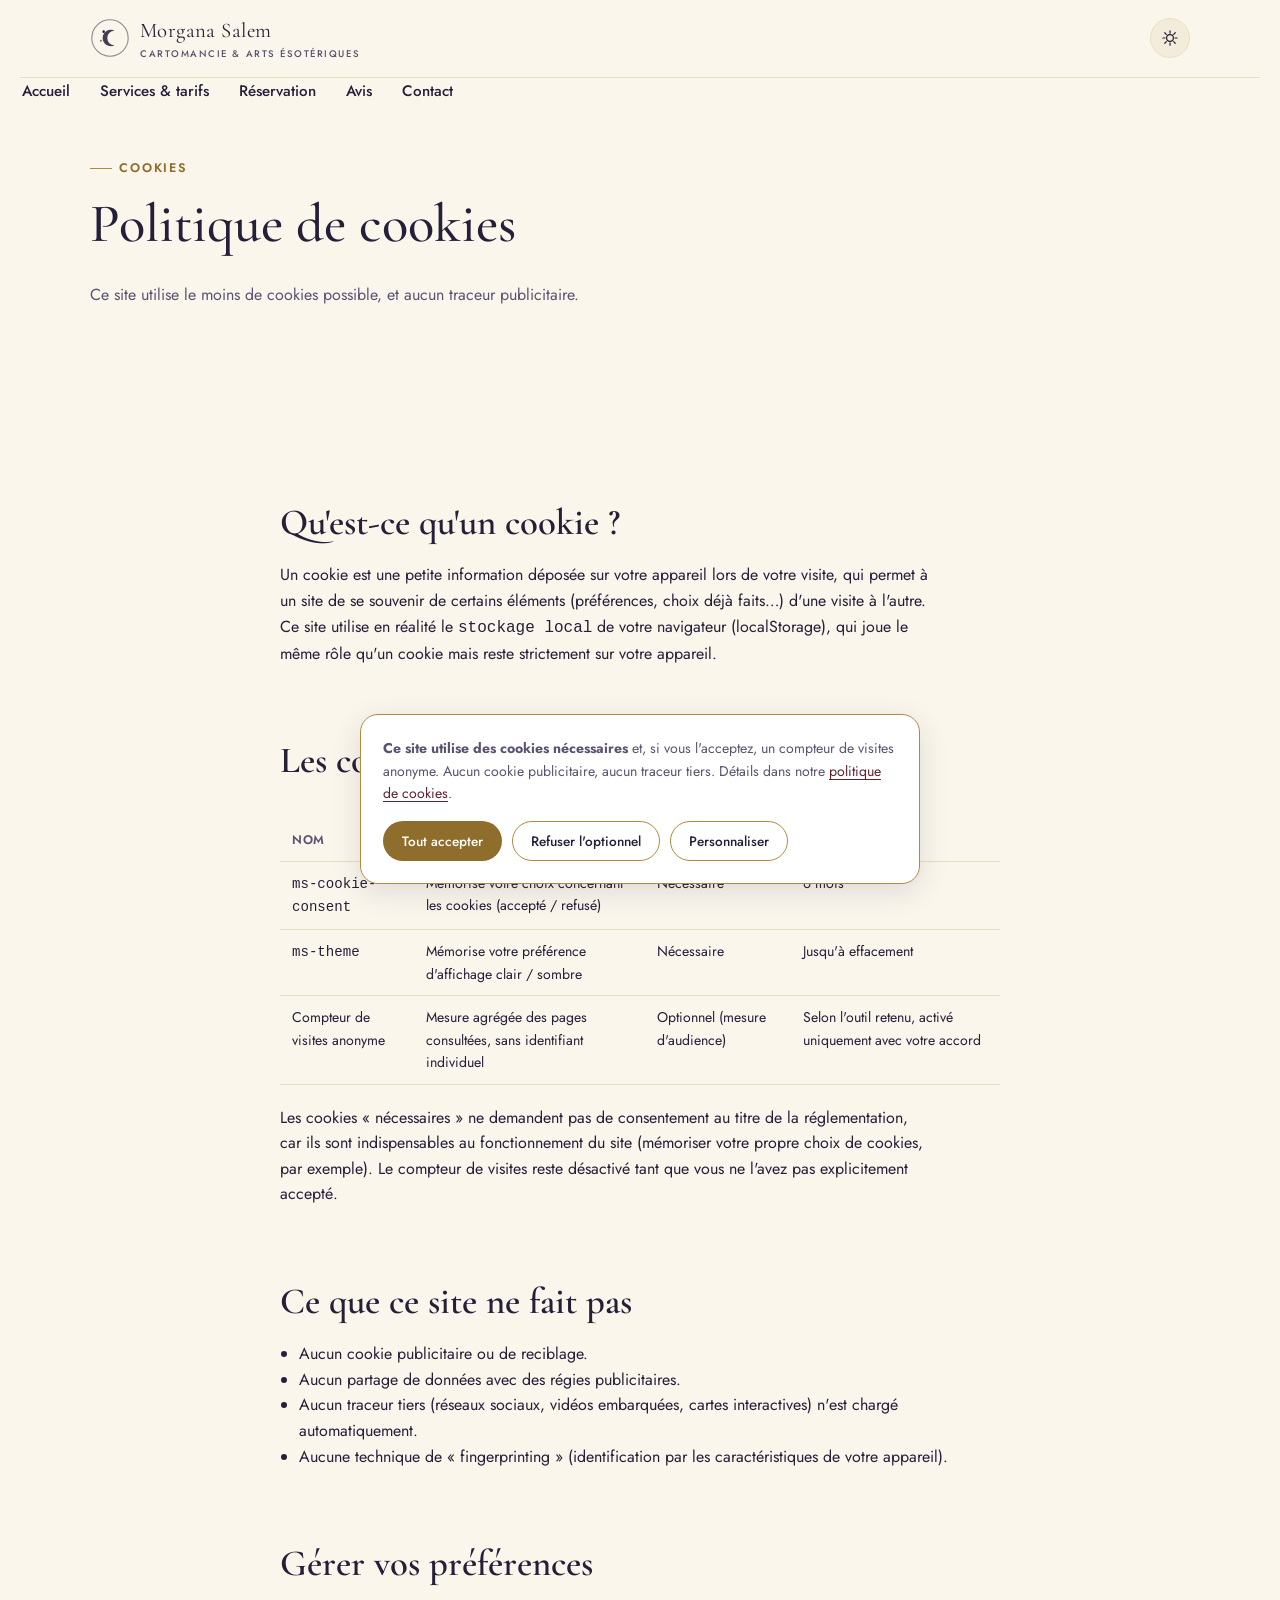
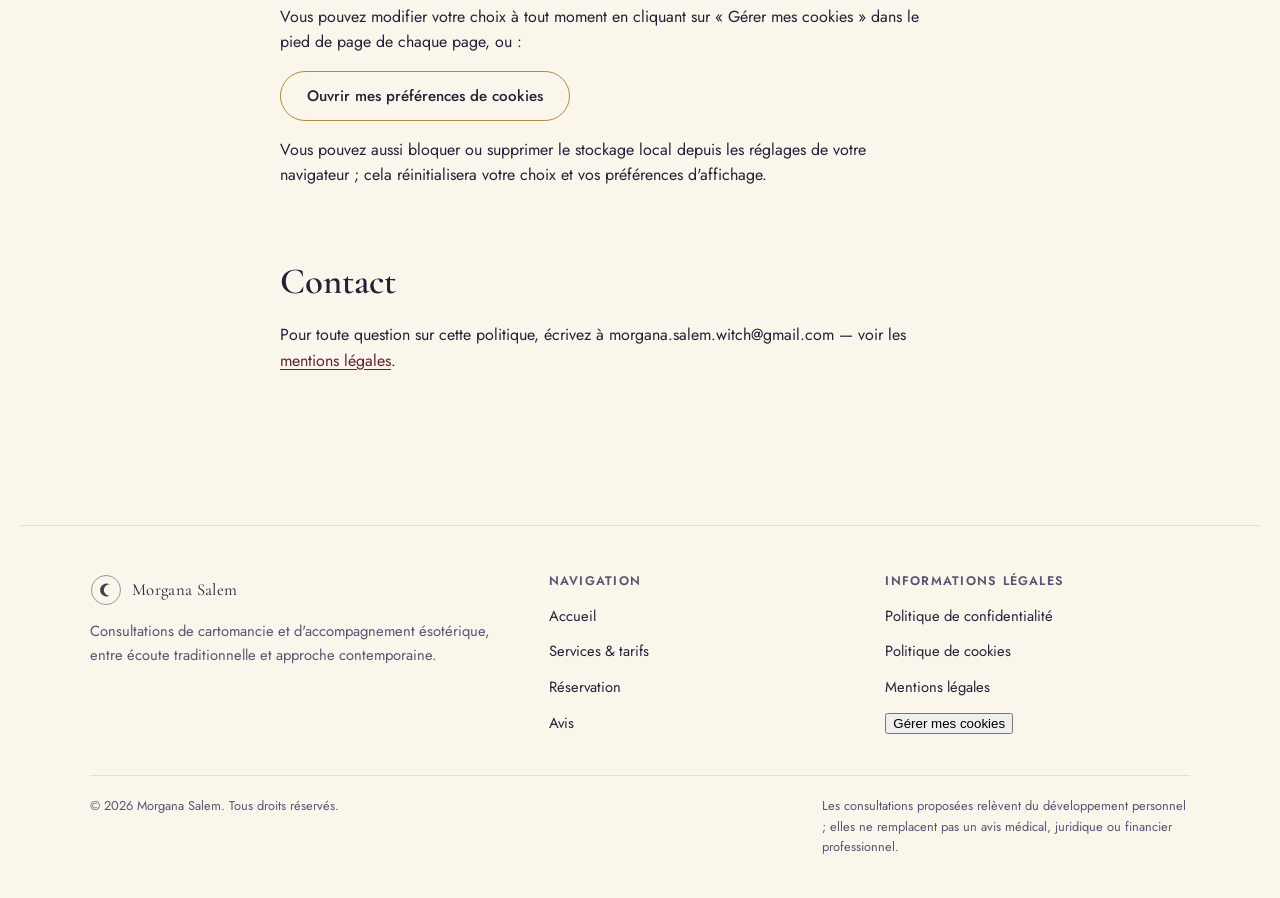
<file: cookies.html>
<!DOCTYPE html>
<html lang="fr">
<head>
<meta charset="UTF-8">
<meta name="viewport" content="width=device-width, initial-scale=1">
<title>Politique de cookies — Morgana Salem</title>
<meta name="description" content="Quels cookies utilise ce site, pourquoi, et comment gérer votre consentement à tout moment.">
<link rel="stylesheet" href="styles.css">
</head>
<body>
<a class="skip-link" href="#main">Aller au contenu principal</a>

<header class="site-header">
  <div class="wrap">
    <a class="brand" href="index.html">
      <svg class="brand-mark" viewBox="0 0 44 44" fill="none" aria-hidden="true">
        <circle cx="22" cy="22" r="20" stroke="currentColor" stroke-width="1.2" opacity="0.5"/>
        <path d="M27 14a9 9 0 1 0 0 16 7.2 7.2 0 0 1 0-16Z" fill="currentColor" opacity="0.85"/>
        <circle cx="15" cy="15" r="1.4" fill="currentColor"/>
        <circle cx="12" cy="25" r="1" fill="currentColor" opacity="0.7"/>
      </svg>
      <span class="brand-text">Morgana Salem<small>Cartomancie &amp; arts ésotériques</small></span>
    </a>
    <button class="nav-toggle" type="button" aria-expanded="false" aria-controls="main-nav" aria-label="Ouvrir le menu">
      <svg width="20" height="20" viewBox="0 0 20 20" aria-hidden="true"><path d="M2 5h16M2 10h16M2 15h16" stroke="currentColor" stroke-width="1.6" stroke-linecap="round"/></svg>
    </button>
    <div class="header-actions">
      <button class="theme-toggle" type="button" aria-label="Changer de thème">
        <svg class="icon-sun" viewBox="0 0 24 24" fill="none" aria-hidden="true"><circle cx="12" cy="12" r="4.5" stroke="currentColor" stroke-width="1.6"/><path d="M12 2.5v3M12 18.5v3M2.5 12h3M18.5 12h3M5 5l2.1 2.1M16.9 16.9L19 19M19 5l-2.1 2.1M7.1 16.9L5 19" stroke="currentColor" stroke-width="1.6" stroke-linecap="round"/></svg>
        <svg class="icon-moon" viewBox="0 0 24 24" fill="none" aria-hidden="true"><path d="M20 14.5A8.5 8.5 0 1 1 9.5 4a7 7 0 0 0 10.5 10.5Z" stroke="currentColor" stroke-width="1.6" stroke-linejoin="round"/></svg>
      </button>
    </div>
  </div>
</header>
<nav class="main-nav" id="main-nav" aria-label="Navigation principale" data-open="false">
  <ul>
    <li><a href="index.html">Accueil</a></li>
    <li><a href="tarifs.html">Services &amp; tarifs</a></li>
    <li><a href="reservation.html">Réservation</a></li>
    <li><a href="avis.html">Avis</a></li>
    <li><a href="index.html#contact">Contact</a></li>
  </ul>
</nav>

<main id="main">
  <section class="page-hero">
    <div class="wrap">
      <p class="eyebrow">Cookies</p>
      <h1>Politique de cookies</h1>
      <p class="content-narrow" style="color:var(--text-muted);">Ce site utilise le moins de cookies possible, et aucun traceur publicitaire.</p>
    </div>
  </section>

  <section class="section legal" style="border-bottom:none;">
    <div class="wrap content-narrow">

      <h2>Qu'est-ce qu'un cookie ?</h2>
      <p>Un cookie est une petite information déposée sur votre appareil lors de votre visite, qui permet à un site de se souvenir de certains éléments (préférences, choix déjà faits…) d'une visite à l'autre. Ce site utilise en réalité le <code>stockage local</code> de votre navigateur (localStorage), qui joue le même rôle qu'un cookie mais reste strictement sur votre appareil.</p>

      <h2>Les cookies utilisés sur ce site</h2>
      <div class="table-wrap">
        <table>
          <thead>
            <tr><th>Nom</th><th>Finalité</th><th>Catégorie</th><th>Durée</th></tr>
          </thead>
          <tbody>
            <tr><td><code>ms-cookie-consent</code></td><td>Mémorise votre choix concernant les cookies (accepté / refusé)</td><td>Nécessaire</td><td>6 mois</td></tr>
            <tr><td><code>ms-theme</code></td><td>Mémorise votre préférence d'affichage clair / sombre</td><td>Nécessaire</td><td>Jusqu'à effacement</td></tr>
            <tr><td>Compteur de visites anonyme</td><td>Mesure agrégée des pages consultées, sans identifiant individuel</td><td>Optionnel (mesure d'audience)</td><td>Selon l'outil retenu, activé uniquement avec votre accord</td></tr>
          </tbody>
        </table>
      </div>
      <p class="hint">Les cookies « nécessaires » ne demandent pas de consentement au titre de la réglementation, car ils sont indispensables au fonctionnement du site (mémoriser votre propre choix de cookies, par exemple). Le compteur de visites reste désactivé tant que vous ne l'avez pas explicitement accepté.</p>

      <h2>Ce que ce site ne fait pas</h2>
      <ul>
        <li>Aucun cookie publicitaire ou de reciblage.</li>
        <li>Aucun partage de données avec des régies publicitaires.</li>
        <li>Aucun traceur tiers (réseaux sociaux, vidéos embarquées, cartes interactives) n'est chargé automatiquement.</li>
        <li>Aucune technique de « fingerprinting » (identification par les caractéristiques de votre appareil).</li>
      </ul>

      <h2>Gérer vos préférences</h2>
      <p>Vous pouvez modifier votre choix à tout moment en cliquant sur « Gérer mes cookies » dans le pied de page de chaque page, ou :</p>
      <p><button type="button" class="btn btn-ghost" data-consent="open-prefs">Ouvrir mes préférences de cookies</button></p>
      <p class="hint">Vous pouvez aussi bloquer ou supprimer le stockage local depuis les réglages de votre navigateur ; cela réinitialisera votre choix et vos préférences d'affichage.</p>

      <h2>Contact</h2>
      <p>Pour toute question sur cette politique, écrivez à morgana.salem.witch@gmail.com — voir les <a href="mentions-legales.html">mentions légales</a>.</p>

    </div>
  </section>
</main>

<footer class="site-footer">
  <div class="wrap">
    <div class="footer-grid">
      <div>
        <a class="brand" href="index.html" style="margin-bottom:14px;">
          <svg class="brand-mark" viewBox="0 0 44 44" fill="none" aria-hidden="true" style="width:32px;height:32px;">
            <circle cx="22" cy="22" r="20" stroke="currentColor" stroke-width="1.2" opacity="0.5"/>
            <path d="M27 14a9 9 0 1 0 0 16 7.2 7.2 0 0 1 0-16Z" fill="currentColor" opacity="0.85"/>
          </svg>
          <span class="brand-text" style="font-size:1.05rem;">Morgana Salem</span>
        </a>
        <p class="content-narrow" style="color:var(--text-muted); font-size:0.92rem;">Consultations de cartomancie et d'accompagnement ésotérique, entre écoute traditionnelle et approche contemporaine.</p>
      </div>
      <div>
        <h4>Navigation</h4>
        <ul>
          <li><a href="index.html">Accueil</a></li>
          <li><a href="tarifs.html">Services &amp; tarifs</a></li>
          <li><a href="reservation.html">Réservation</a></li>
          <li><a href="avis.html">Avis</a></li>
        </ul>
      </div>
      <div>
        <h4>Informations légales</h4>
        <ul>
          <li><a href="confidentialite.html">Politique de confidentialité</a></li>
          <li><a href="cookies.html" aria-current="page">Politique de cookies</a></li>
          <li><a href="mentions-legales.html">Mentions légales</a></li>
          <li><button type="button" data-open-cookie-prefs>Gérer mes cookies</button></li>
        </ul>
      </div>
    </div>
    <div class="footer-bottom">
      <p>© <span class="current-year"></span> Morgana Salem. Tous droits réservés.</p>
      <p style="max-width:46ch;">Les consultations proposées relèvent du développement personnel ; elles ne remplacent pas un avis médical, juridique ou financier professionnel.</p>
    </div>
  </div>
</footer>

<div class="cookie-banner" role="dialog" aria-live="polite" aria-label="Gestion des cookies" hidden>
  <p><strong>Ce site utilise des cookies nécessaires</strong> et, si vous l'acceptez, un compteur de visites anonyme. Aucun cookie publicitaire, aucun traceur tiers. Détails dans notre <a href="cookies.html">politique de cookies</a>.</p>
  <div class="cookie-actions">
    <button type="button" class="btn btn-primary btn-small" data-consent="accept-all">Tout accepter</button>
    <button type="button" class="btn btn-ghost btn-small" data-consent="reject-optional">Refuser l'optionnel</button>
    <button type="button" class="btn btn-ghost btn-small" data-consent="open-prefs">Personnaliser</button>
  </div>
</div>

<div class="modal-overlay" id="cookie-modal" role="dialog" aria-modal="true" aria-labelledby="cookie-modal-title" hidden>
  <div class="modal">
    <div class="modal-head">
      <h2 id="cookie-modal-title" style="margin:0;">Préférences de cookies</h2>
      <button type="button" class="modal-close" aria-label="Fermer la fenêtre">
        <svg width="14" height="14" viewBox="0 0 14 14" aria-hidden="true"><path d="M1 1l12 12M13 1L1 13" stroke="currentColor" stroke-width="1.6"/></svg>
      </button>
    </div>
    <p style="color:var(--text-muted); font-size:0.9rem;">Modifiable à tout moment depuis le pied de page.</p>
    <div class="cookie-cat">
      <div class="cookie-cat-head">
        <strong>Nécessaires</strong>
        <label class="switch"><input type="checkbox" checked disabled aria-label="Cookies nécessaires, toujours actifs"><span class="track"></span></label>
      </div>
      <p>Mémorisent votre choix de cookies et votre préférence d'affichage (thème clair/sombre). Indispensables au fonctionnement du site.</p>
    </div>
    <div class="cookie-cat">
      <div class="cookie-cat-head">
        <strong>Mesure d'audience</strong>
        <label class="switch"><input type="checkbox" id="consent-analytics"><span class="track"></span></label>
      </div>
      <p>Comptage anonyme et agrégé des pages consultées, sans identifiant publicitaire ni profilage. Désactivé par défaut.</p>
    </div>
    <div class="cookie-actions" style="margin-top:20px;">
      <button type="button" class="btn btn-primary btn-small" data-consent="save-prefs">Enregistrer mes choix</button>
    </div>
  </div>
</div>

<script src="script.js"></script>
</body>
</html>
</file>
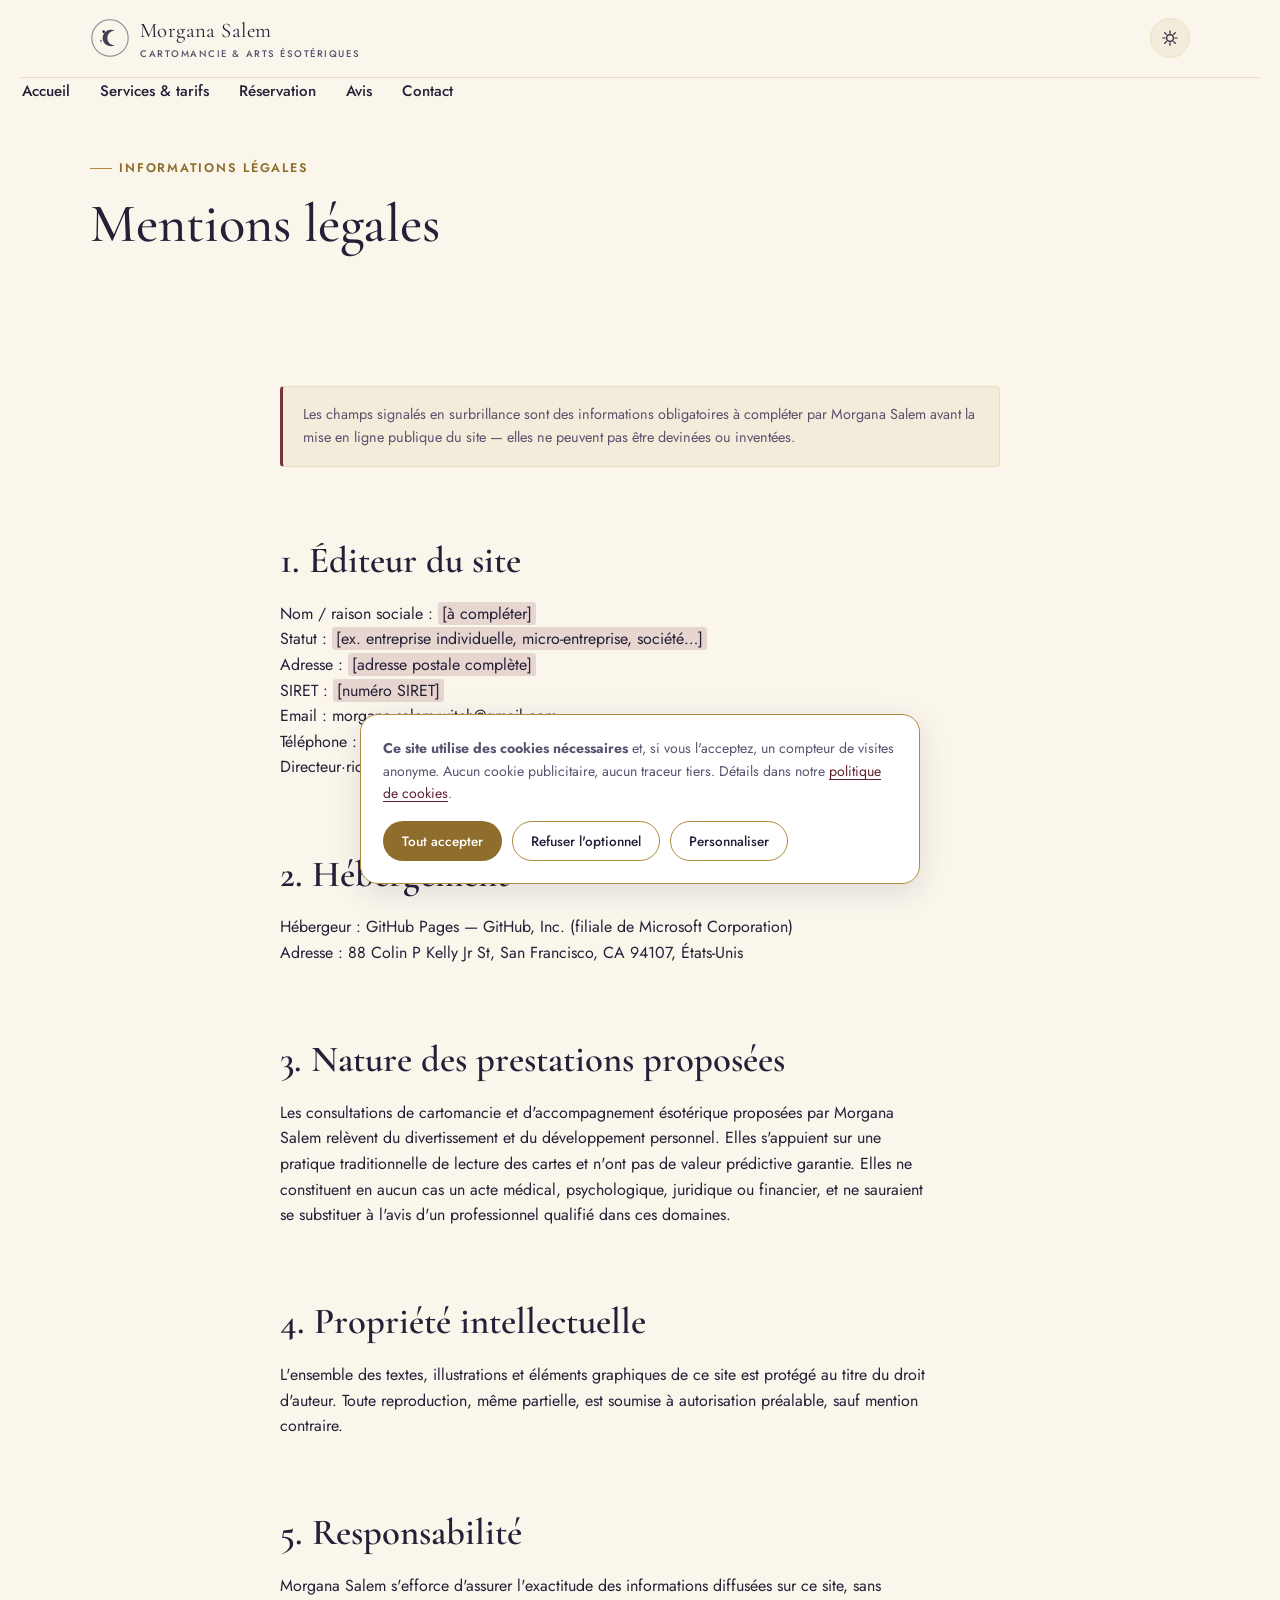
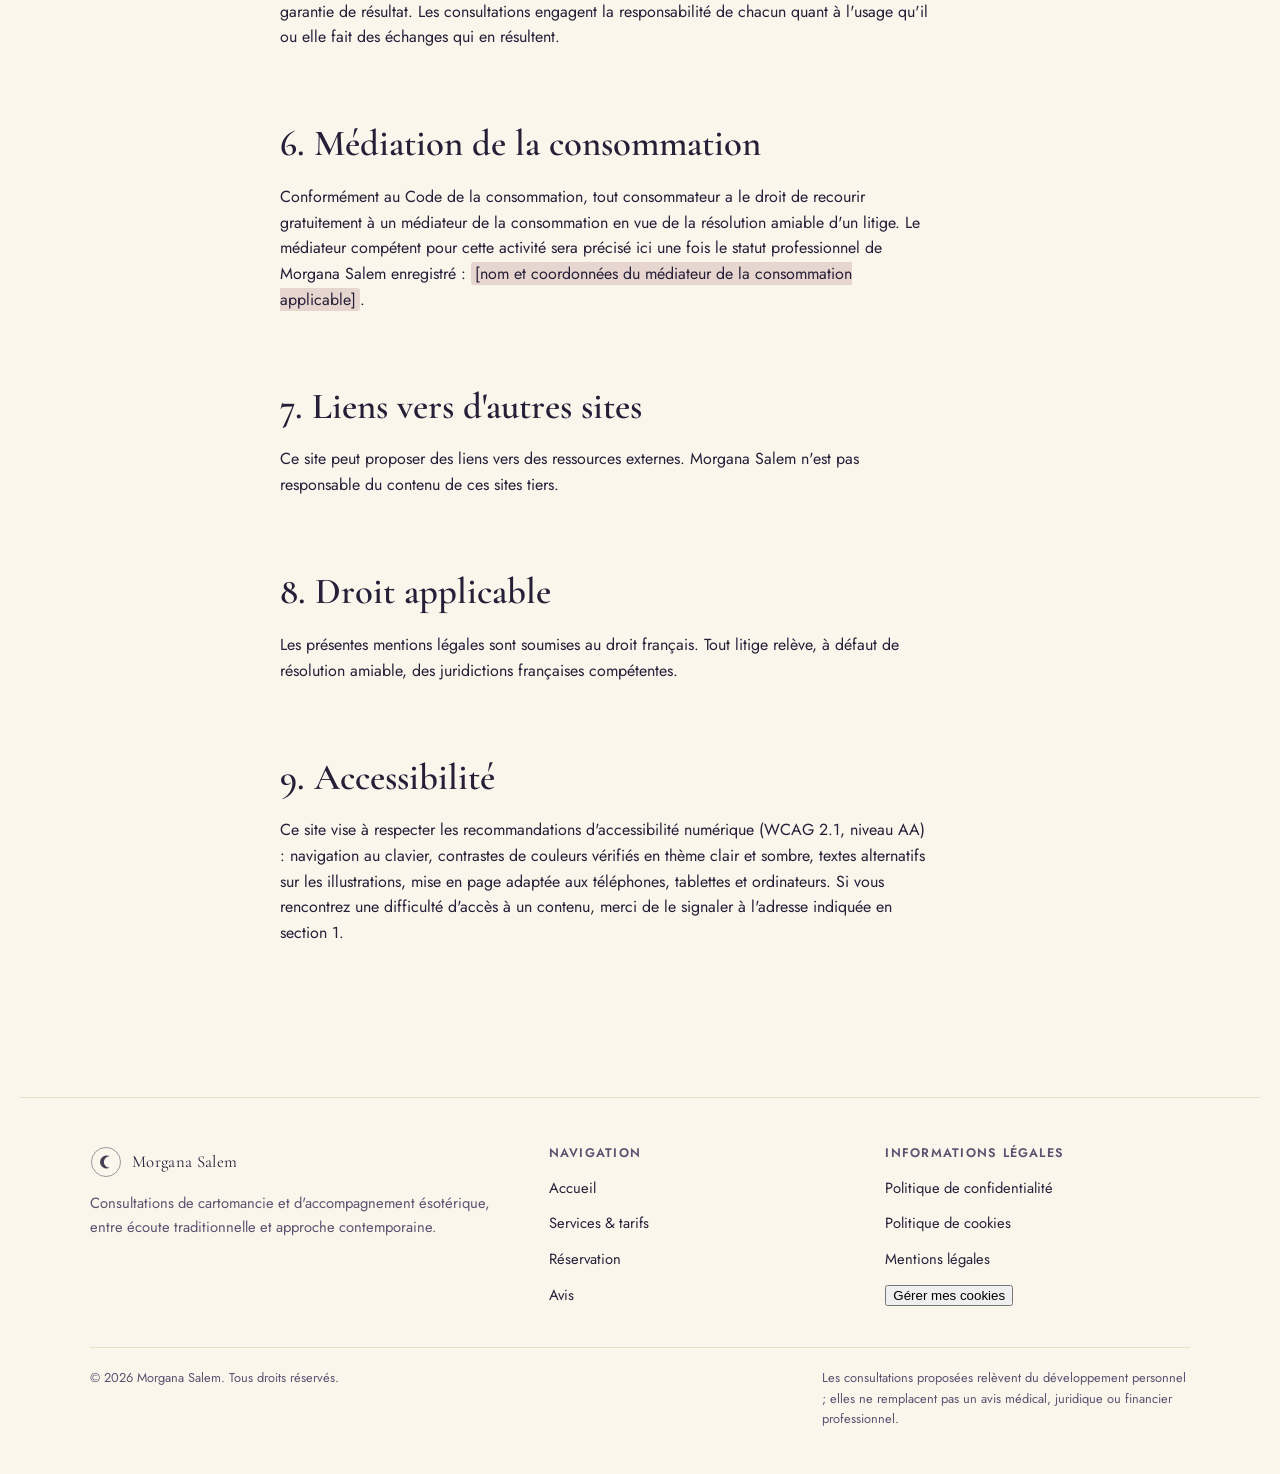
<file: mentions-legales.html>
<!DOCTYPE html>
<html lang="fr">
<head>
<meta charset="UTF-8">
<meta name="viewport" content="width=device-width, initial-scale=1">
<title>Mentions légales — Morgana Salem</title>
<meta name="description" content="Mentions légales du site de Morgana Salem : éditeur, hébergement, propriété intellectuelle, droit applicable.">
<link rel="stylesheet" href="styles.css">
</head>
<body>
<a class="skip-link" href="#main">Aller au contenu principal</a>

<header class="site-header">
  <div class="wrap">
    <a class="brand" href="index.html">
      <svg class="brand-mark" viewBox="0 0 44 44" fill="none" aria-hidden="true">
        <circle cx="22" cy="22" r="20" stroke="currentColor" stroke-width="1.2" opacity="0.5"/>
        <path d="M27 14a9 9 0 1 0 0 16 7.2 7.2 0 0 1 0-16Z" fill="currentColor" opacity="0.85"/>
        <circle cx="15" cy="15" r="1.4" fill="currentColor"/>
        <circle cx="12" cy="25" r="1" fill="currentColor" opacity="0.7"/>
      </svg>
      <span class="brand-text">Morgana Salem<small>Cartomancie &amp; arts ésotériques</small></span>
    </a>
    <button class="nav-toggle" type="button" aria-expanded="false" aria-controls="main-nav" aria-label="Ouvrir le menu">
      <svg width="20" height="20" viewBox="0 0 20 20" aria-hidden="true"><path d="M2 5h16M2 10h16M2 15h16" stroke="currentColor" stroke-width="1.6" stroke-linecap="round"/></svg>
    </button>
    <div class="header-actions">
      <button class="theme-toggle" type="button" aria-label="Changer de thème">
        <svg class="icon-sun" viewBox="0 0 24 24" fill="none" aria-hidden="true"><circle cx="12" cy="12" r="4.5" stroke="currentColor" stroke-width="1.6"/><path d="M12 2.5v3M12 18.5v3M2.5 12h3M18.5 12h3M5 5l2.1 2.1M16.9 16.9L19 19M19 5l-2.1 2.1M7.1 16.9L5 19" stroke="currentColor" stroke-width="1.6" stroke-linecap="round"/></svg>
        <svg class="icon-moon" viewBox="0 0 24 24" fill="none" aria-hidden="true"><path d="M20 14.5A8.5 8.5 0 1 1 9.5 4a7 7 0 0 0 10.5 10.5Z" stroke="currentColor" stroke-width="1.6" stroke-linejoin="round"/></svg>
      </button>
    </div>
  </div>
</header>
<nav class="main-nav" id="main-nav" aria-label="Navigation principale" data-open="false">
  <ul>
    <li><a href="index.html">Accueil</a></li>
    <li><a href="tarifs.html">Services &amp; tarifs</a></li>
    <li><a href="reservation.html">Réservation</a></li>
    <li><a href="avis.html">Avis</a></li>
    <li><a href="index.html#contact">Contact</a></li>
  </ul>
</nav>

<main id="main">
  <section class="page-hero">
    <div class="wrap">
      <p class="eyebrow">Informations légales</p>
      <h1>Mentions légales</h1>
    </div>
  </section>

  <section class="section legal" style="border-bottom:none;">
    <div class="wrap content-narrow">

      <div class="disclaimer" style="margin-bottom:32px;">
        Les champs signalés en surbrillance sont des informations obligatoires à compléter par Morgana Salem avant la mise en ligne publique du site — elles ne peuvent pas être devinées ou inventées.
      </div>

      <h2>1. Éditeur du site</h2>
      <p>
        Nom / raison sociale : <span class="placeholder">[à compléter]</span><br>
        Statut : <span class="placeholder">[ex. entreprise individuelle, micro-entreprise, société…]</span><br>
        Adresse : <span class="placeholder">[adresse postale complète]</span><br>
        SIRET : <span class="placeholder">[numéro SIRET]</span><br>
        Email : morgana.salem.witch@gmail.com<br>
        Téléphone : +33 6 22 27 06 09<br>
        Directeur·rice de la publication : <span class="placeholder">[nom]</span>
      </p>

      <h2>2. Hébergement</h2>
      <p>
        Hébergeur : GitHub Pages — GitHub, Inc. (filiale de Microsoft Corporation)<br>
        Adresse : 88 Colin P Kelly Jr St, San Francisco, CA 94107, États-Unis
      </p>

      <h2>3. Nature des prestations proposées</h2>
      <p>Les consultations de cartomancie et d'accompagnement ésotérique proposées par Morgana Salem relèvent du divertissement et du développement personnel. Elles s'appuient sur une pratique traditionnelle de lecture des cartes et n'ont pas de valeur prédictive garantie. Elles ne constituent en aucun cas un acte médical, psychologique, juridique ou financier, et ne sauraient se substituer à l'avis d'un professionnel qualifié dans ces domaines.</p>

      <h2>4. Propriété intellectuelle</h2>
      <p>L'ensemble des textes, illustrations et éléments graphiques de ce site est protégé au titre du droit d'auteur. Toute reproduction, même partielle, est soumise à autorisation préalable, sauf mention contraire.</p>

      <h2>5. Responsabilité</h2>
      <p>Morgana Salem s'efforce d'assurer l'exactitude des informations diffusées sur ce site, sans garantie de résultat. Les consultations engagent la responsabilité de chacun quant à l'usage qu'il ou elle fait des échanges qui en résultent.</p>

      <h2>6. Médiation de la consommation</h2>
      <p>Conformément au Code de la consommation, tout consommateur a le droit de recourir gratuitement à un médiateur de la consommation en vue de la résolution amiable d'un litige. Le médiateur compétent pour cette activité sera précisé ici une fois le statut professionnel de Morgana Salem enregistré : <span class="placeholder">[nom et coordonnées du médiateur de la consommation applicable]</span>.</p>

      <h2>7. Liens vers d'autres sites</h2>
      <p>Ce site peut proposer des liens vers des ressources externes. Morgana Salem n'est pas responsable du contenu de ces sites tiers.</p>

      <h2>8. Droit applicable</h2>
      <p>Les présentes mentions légales sont soumises au droit français. Tout litige relève, à défaut de résolution amiable, des juridictions françaises compétentes.</p>

      <h2>9. Accessibilité</h2>
      <p>Ce site vise à respecter les recommandations d'accessibilité numérique (WCAG 2.1, niveau AA) : navigation au clavier, contrastes de couleurs vérifiés en thème clair et sombre, textes alternatifs sur les illustrations, mise en page adaptée aux téléphones, tablettes et ordinateurs. Si vous rencontrez une difficulté d'accès à un contenu, merci de le signaler à l'adresse indiquée en section 1.</p>

    </div>
  </section>
</main>

<footer class="site-footer">
  <div class="wrap">
    <div class="footer-grid">
      <div>
        <a class="brand" href="index.html" style="margin-bottom:14px;">
          <svg class="brand-mark" viewBox="0 0 44 44" fill="none" aria-hidden="true" style="width:32px;height:32px;">
            <circle cx="22" cy="22" r="20" stroke="currentColor" stroke-width="1.2" opacity="0.5"/>
            <path d="M27 14a9 9 0 1 0 0 16 7.2 7.2 0 0 1 0-16Z" fill="currentColor" opacity="0.85"/>
          </svg>
          <span class="brand-text" style="font-size:1.05rem;">Morgana Salem</span>
        </a>
        <p class="content-narrow" style="color:var(--text-muted); font-size:0.92rem;">Consultations de cartomancie et d'accompagnement ésotérique, entre écoute traditionnelle et approche contemporaine.</p>
      </div>
      <div>
        <h4>Navigation</h4>
        <ul>
          <li><a href="index.html">Accueil</a></li>
          <li><a href="tarifs.html">Services &amp; tarifs</a></li>
          <li><a href="reservation.html">Réservation</a></li>
          <li><a href="avis.html">Avis</a></li>
        </ul>
      </div>
      <div>
        <h4>Informations légales</h4>
        <ul>
          <li><a href="confidentialite.html">Politique de confidentialité</a></li>
          <li><a href="cookies.html">Politique de cookies</a></li>
          <li><a href="mentions-legales.html" aria-current="page">Mentions légales</a></li>
          <li><button type="button" data-open-cookie-prefs>Gérer mes cookies</button></li>
        </ul>
      </div>
    </div>
    <div class="footer-bottom">
      <p>© <span class="current-year"></span> Morgana Salem. Tous droits réservés.</p>
      <p style="max-width:46ch;">Les consultations proposées relèvent du développement personnel ; elles ne remplacent pas un avis médical, juridique ou financier professionnel.</p>
    </div>
  </div>
</footer>

<div class="cookie-banner" role="dialog" aria-live="polite" aria-label="Gestion des cookies" hidden>
  <p><strong>Ce site utilise des cookies nécessaires</strong> et, si vous l'acceptez, un compteur de visites anonyme. Aucun cookie publicitaire, aucun traceur tiers. Détails dans notre <a href="cookies.html">politique de cookies</a>.</p>
  <div class="cookie-actions">
    <button type="button" class="btn btn-primary btn-small" data-consent="accept-all">Tout accepter</button>
    <button type="button" class="btn btn-ghost btn-small" data-consent="reject-optional">Refuser l'optionnel</button>
    <button type="button" class="btn btn-ghost btn-small" data-consent="open-prefs">Personnaliser</button>
  </div>
</div>

<div class="modal-overlay" id="cookie-modal" role="dialog" aria-modal="true" aria-labelledby="cookie-modal-title" hidden>
  <div class="modal">
    <div class="modal-head">
      <h2 id="cookie-modal-title" style="margin:0;">Préférences de cookies</h2>
      <button type="button" class="modal-close" aria-label="Fermer la fenêtre">
        <svg width="14" height="14" viewBox="0 0 14 14" aria-hidden="true"><path d="M1 1l12 12M13 1L1 13" stroke="currentColor" stroke-width="1.6"/></svg>
      </button>
    </div>
    <p style="color:var(--text-muted); font-size:0.9rem;">Modifiable à tout moment depuis le pied de page.</p>
    <div class="cookie-cat">
      <div class="cookie-cat-head">
        <strong>Nécessaires</strong>
        <label class="switch"><input type="checkbox" checked disabled aria-label="Cookies nécessaires, toujours actifs"><span class="track"></span></label>
      </div>
      <p>Mémorisent votre choix de cookies et votre préférence d'affichage (thème clair/sombre). Indispensables au fonctionnement du site.</p>
    </div>
    <div class="cookie-cat">
      <div class="cookie-cat-head">
        <strong>Mesure d'audience</strong>
        <label class="switch"><input type="checkbox" id="consent-analytics"><span class="track"></span></label>
      </div>
      <p>Comptage anonyme et agrégé des pages consultées, sans identifiant publicitaire ni profilage. Désactivé par défaut.</p>
    </div>
    <div class="cookie-actions" style="margin-top:20px;">
      <button type="button" class="btn btn-primary btn-small" data-consent="save-prefs">Enregistrer mes choix</button>
    </div>
  </div>
</div>

<script src="script.js"></script>
</body>
</html>
</file>
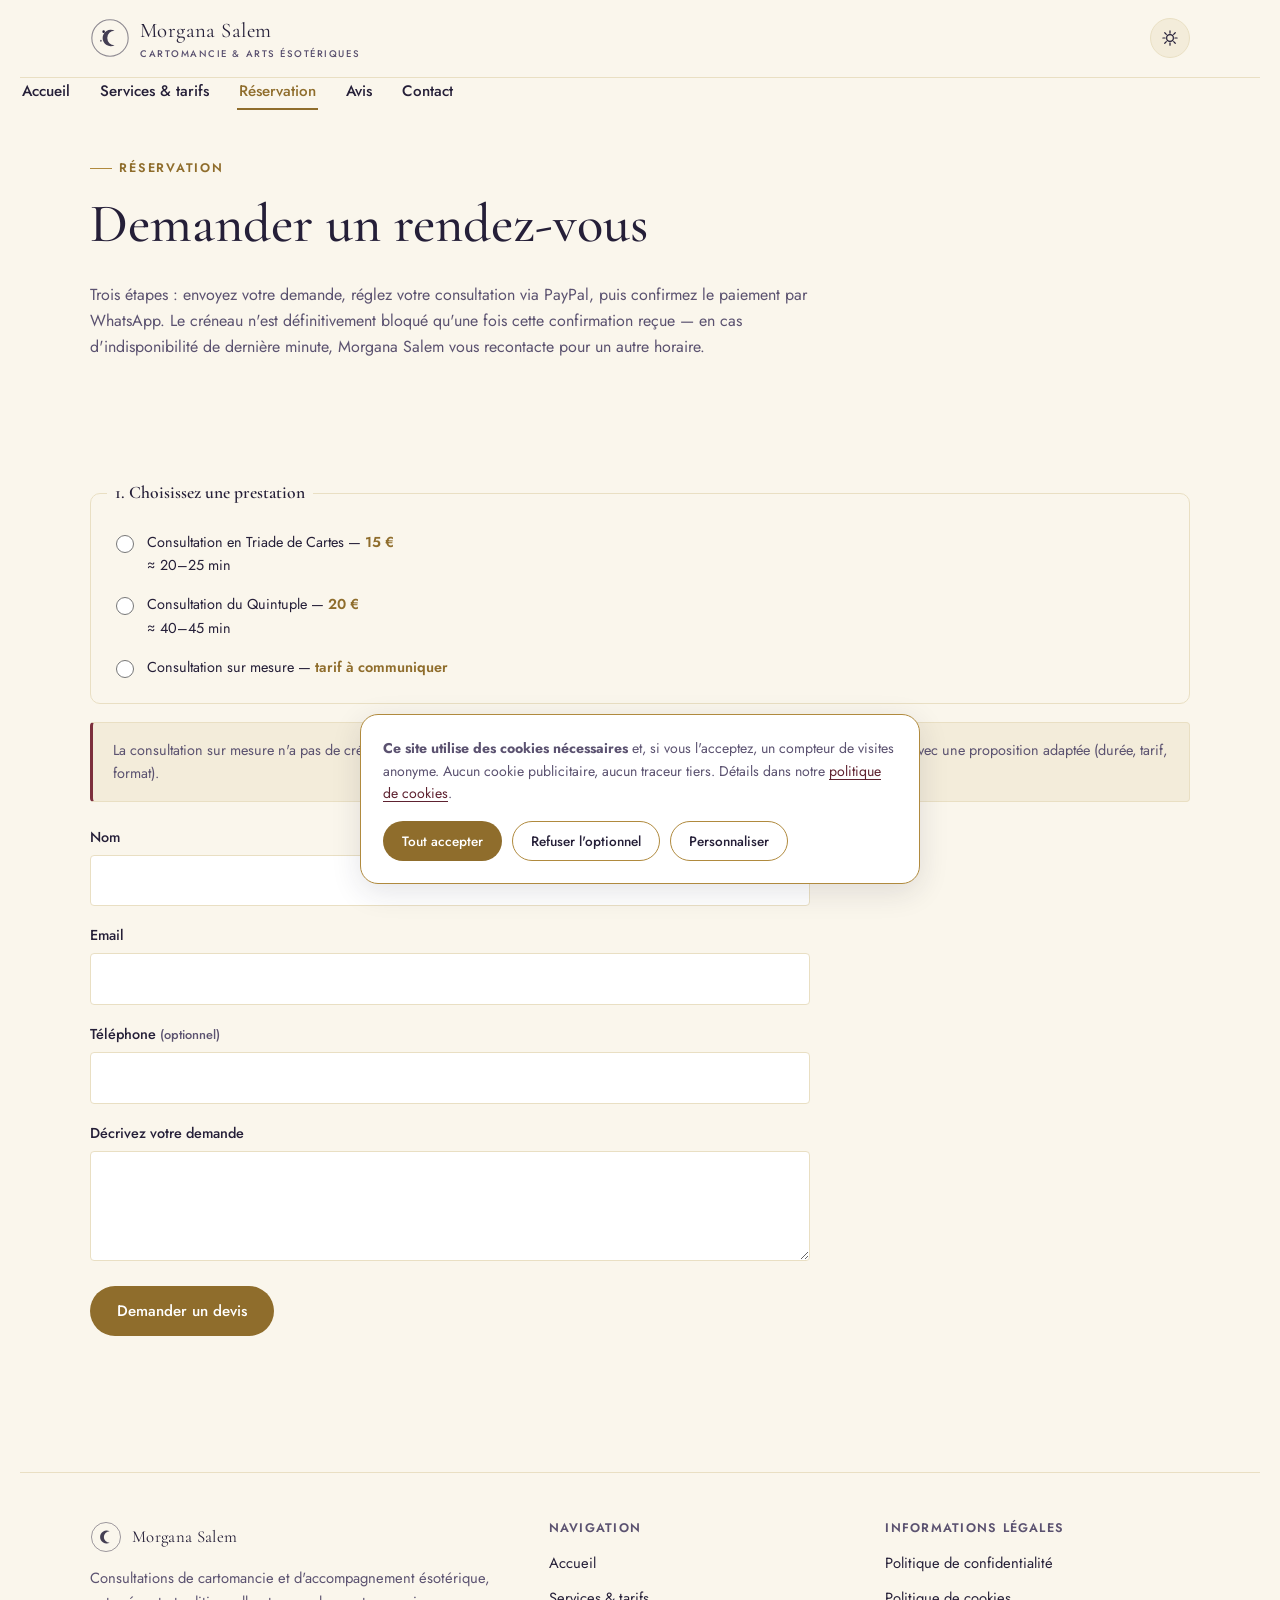
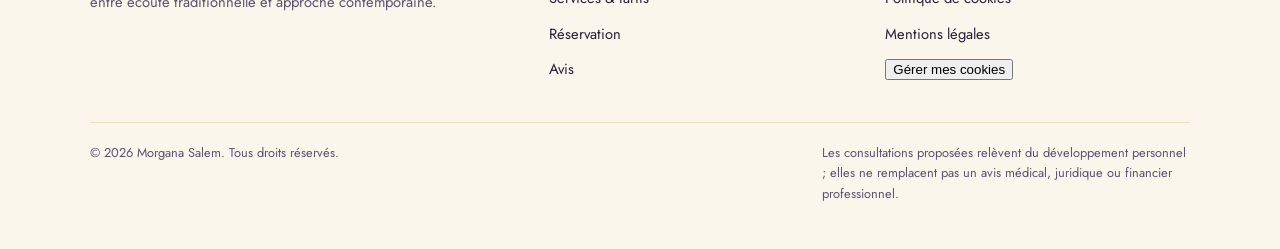
<file: reservation.html>
<!DOCTYPE html>
<html lang="fr">
<head>
<meta charset="UTF-8">
<meta name="viewport" content="width=device-width, initial-scale=1">
<title>Réservation — Morgana Salem</title>
<meta name="description" content="Demandez un rendez-vous avec Morgana Salem : choisissez une prestation, un créneau indicatif, et recevez une confirmation sous 24 à 48h.">
<link rel="stylesheet" href="styles.css">
</head>
<body>
<a class="skip-link" href="#main">Aller au contenu principal</a>

<header class="site-header">
  <div class="wrap">
    <a class="brand" href="index.html">
      <svg class="brand-mark" viewBox="0 0 44 44" fill="none" aria-hidden="true">
        <circle cx="22" cy="22" r="20" stroke="currentColor" stroke-width="1.2" opacity="0.5"/>
        <path d="M27 14a9 9 0 1 0 0 16 7.2 7.2 0 0 1 0-16Z" fill="currentColor" opacity="0.85"/>
        <circle cx="15" cy="15" r="1.4" fill="currentColor"/>
        <circle cx="12" cy="25" r="1" fill="currentColor" opacity="0.7"/>
      </svg>
      <span class="brand-text">Morgana Salem<small>Cartomancie &amp; arts ésotériques</small></span>
    </a>
    <button class="nav-toggle" type="button" aria-expanded="false" aria-controls="main-nav" aria-label="Ouvrir le menu">
      <svg width="20" height="20" viewBox="0 0 20 20" aria-hidden="true"><path d="M2 5h16M2 10h16M2 15h16" stroke="currentColor" stroke-width="1.6" stroke-linecap="round"/></svg>
    </button>
    <div class="header-actions">
      <button class="theme-toggle" type="button" aria-label="Changer de thème">
        <svg class="icon-sun" viewBox="0 0 24 24" fill="none" aria-hidden="true"><circle cx="12" cy="12" r="4.5" stroke="currentColor" stroke-width="1.6"/><path d="M12 2.5v3M12 18.5v3M2.5 12h3M18.5 12h3M5 5l2.1 2.1M16.9 16.9L19 19M19 5l-2.1 2.1M7.1 16.9L5 19" stroke="currentColor" stroke-width="1.6" stroke-linecap="round"/></svg>
        <svg class="icon-moon" viewBox="0 0 24 24" fill="none" aria-hidden="true"><path d="M20 14.5A8.5 8.5 0 1 1 9.5 4a7 7 0 0 0 10.5 10.5Z" stroke="currentColor" stroke-width="1.6" stroke-linejoin="round"/></svg>
      </button>
    </div>
  </div>
</header>
<nav class="main-nav" id="main-nav" aria-label="Navigation principale" data-open="false">
  <ul>
    <li><a href="index.html">Accueil</a></li>
    <li><a href="tarifs.html">Services &amp; tarifs</a></li>
    <li><a href="reservation.html" aria-current="page">Réservation</a></li>
    <li><a href="avis.html">Avis</a></li>
    <li><a href="index.html#contact">Contact</a></li>
  </ul>
</nav>

<main id="main">
  <section class="page-hero">
    <div class="wrap">
      <p class="eyebrow">Réservation</p>
      <h1>Demander un rendez-vous</h1>
      <p class="content-narrow" style="color:var(--text-muted);">Trois étapes : envoyez votre demande, réglez votre consultation via PayPal, puis confirmez le paiement par WhatsApp. Le créneau n'est définitivement bloqué qu'une fois cette confirmation reçue — en cas d'indisponibilité de dernière minute, Morgana Salem vous recontacte pour un autre horaire.</p>
    </div>
  </section>

  <section class="section" style="border-bottom:none;">
    <div class="wrap">

      <form id="booking-form" novalidate>
        <fieldset>
          <legend>1. Choisissez une prestation</legend>
          <div class="radio-row">
            <input type="radio" name="service" id="svc-triade" value="triade">
            <label for="svc-triade">Consultation en Triade de Cartes — <span class="price">15 €</span><br><span class="hint">≈ 20–25 min</span></label>
          </div>
          <div class="radio-row">
            <input type="radio" name="service" id="svc-quintuple" value="quintuple">
            <label for="svc-quintuple">Consultation du Quintuple — <span class="price">20 €</span><br><span class="hint">≈ 40–45 min</span></label>
          </div>
          <div class="radio-row">
            <input type="radio" name="service" id="svc-mesure" value="sur-mesure">
            <label for="svc-mesure">Consultation sur mesure — <span class="price">tarif à communiquer</span></label>
          </div>
        </fieldset>

        <div id="booking-panel">
          <h2 style="font-size:1.2rem;">2. Choisissez un créneau indicatif</h2>
          <p class="hint" style="margin-bottom:18px; max-width:60ch;">Ces disponibilités reflètent les horaires habituels de Morgana Salem (mardi–samedi). Elles ne sont pas synchronisées en temps réel : le créneau choisi vous sera confirmé, ou une alternative proposée si besoin.</p>
          <div class="booking-layout">
            <div class="calendar" id="booking-calendar">
              <div class="calendar-head">
                <button type="button" class="cal-nav-btn" data-cal-prev aria-label="Mois précédent">‹</button>
                <strong></strong>
                <button type="button" class="cal-nav-btn" data-cal-next aria-label="Mois suivant">›</button>
              </div>
              <div class="cal-grid" role="grid" aria-label="Calendrier des jours disponibles"></div>
              <div class="cal-legend">
                <span><i class="avail"></i> Jour disponible</span>
                <span><i class="sel"></i> Jour sélectionné</span>
              </div>
            </div>

            <div>
              <h3 style="font-size:1rem; margin-top:0;">Horaire</h3>
              <div class="slot-list" id="slot-list"></div>

              <div class="booking-summary" id="booking-summary" hidden>
                <dl>
                  <dt>Prestation</dt><dd data-sum-service></dd>
                  <dt>Créneau souhaité</dt><dd data-sum-date></dd>
                  <dt>Durée indicative</dt><dd data-sum-duration></dd>
                </dl>
              </div>

              <div class="field" style="margin-top:22px;">
                <label for="rdv-nom">Nom</label>
                <input type="text" id="rdv-nom" name="rdv-nom" autocomplete="name" required>
              </div>
              <div class="field">
                <label for="rdv-email">Email</label>
                <input type="email" id="rdv-email" name="rdv-email" autocomplete="email" required>
              </div>
              <div class="field">
                <label for="rdv-tel">Téléphone <span class="hint">(optionnel)</span></label>
                <input type="tel" id="rdv-tel" name="rdv-tel" autocomplete="tel">
              </div>
              <div class="field">
                <label for="rdv-message">Message <span class="hint">(optionnel)</span></label>
                <textarea id="rdv-message" name="rdv-message"></textarea>
              </div>
              <button type="submit" class="btn btn-primary">Envoyer ma demande de rendez-vous</button>
              <p class="form-status" id="booking-status"></p>

              <div class="payment-block" id="payment-block" hidden>
                <h3 style="font-size:1.05rem;">Étape suivante : réglez et confirmez</h3>
                <p class="hint" style="margin-bottom:14px;">Le créneau n'est définitivement bloqué qu'après réception de votre confirmation ci-dessous.</p>
                <div class="stacked-actions">
                  <a class="btn btn-primary" id="paypal-link" href="#" target="_blank" rel="noopener">Régler <span id="paypal-amount"></span> sur PayPal</a>
                  <a class="btn btn-ghost" id="whatsapp-confirm-link" href="#" target="_blank" rel="noopener">Confirmer le paiement par WhatsApp</a>
                </div>
              </div>
            </div>
          </div>
        </div>
      </form>

      <div id="bespoke-note" hidden>
        <div class="disclaimer" style="margin-bottom:24px;">
          La consultation sur mesure n'a pas de créneau ni de tarif fixes : décrivez votre besoin ci-dessous, Morgana Salem vous recontactera avec une proposition adaptée (durée, tarif, format).
        </div>
        <form id="quote-form" novalidate class="content-narrow">
          <div class="field">
            <label for="devis-nom">Nom</label>
            <input type="text" id="devis-nom" name="devis-nom" autocomplete="name" required>
          </div>
          <div class="field">
            <label for="devis-email">Email</label>
            <input type="email" id="devis-email" name="devis-email" autocomplete="email" required>
          </div>
          <div class="field">
            <label for="devis-tel">Téléphone <span class="hint">(optionnel)</span></label>
            <input type="tel" id="devis-tel" name="devis-tel" autocomplete="tel">
          </div>
          <div class="field">
            <label for="devis-message">Décrivez votre demande</label>
            <textarea id="devis-message" name="devis-message" required></textarea>
          </div>
          <button type="submit" class="btn btn-primary">Demander un devis</button>
          <p class="form-status" id="quote-status"></p>
        </form>
      </div>

    </div>
  </section>
</main>

<footer class="site-footer">
  <div class="wrap">
    <div class="footer-grid">
      <div>
        <a class="brand" href="index.html" style="margin-bottom:14px;">
          <svg class="brand-mark" viewBox="0 0 44 44" fill="none" aria-hidden="true" style="width:32px;height:32px;">
            <circle cx="22" cy="22" r="20" stroke="currentColor" stroke-width="1.2" opacity="0.5"/>
            <path d="M27 14a9 9 0 1 0 0 16 7.2 7.2 0 0 1 0-16Z" fill="currentColor" opacity="0.85"/>
          </svg>
          <span class="brand-text" style="font-size:1.05rem;">Morgana Salem</span>
        </a>
        <p class="content-narrow" style="color:var(--text-muted); font-size:0.92rem;">Consultations de cartomancie et d'accompagnement ésotérique, entre écoute traditionnelle et approche contemporaine.</p>
      </div>
      <div>
        <h4>Navigation</h4>
        <ul>
          <li><a href="index.html">Accueil</a></li>
          <li><a href="tarifs.html">Services &amp; tarifs</a></li>
          <li><a href="reservation.html">Réservation</a></li>
          <li><a href="avis.html">Avis</a></li>
        </ul>
      </div>
      <div>
        <h4>Informations légales</h4>
        <ul>
          <li><a href="confidentialite.html">Politique de confidentialité</a></li>
          <li><a href="cookies.html">Politique de cookies</a></li>
          <li><a href="mentions-legales.html">Mentions légales</a></li>
          <li><button type="button" data-open-cookie-prefs>Gérer mes cookies</button></li>
        </ul>
      </div>
    </div>
    <div class="footer-bottom">
      <p>© <span class="current-year"></span> Morgana Salem. Tous droits réservés.</p>
      <p style="max-width:46ch;">Les consultations proposées relèvent du développement personnel ; elles ne remplacent pas un avis médical, juridique ou financier professionnel.</p>
    </div>
  </div>
</footer>

<div class="cookie-banner" role="dialog" aria-live="polite" aria-label="Gestion des cookies" hidden>
  <p><strong>Ce site utilise des cookies nécessaires</strong> et, si vous l'acceptez, un compteur de visites anonyme. Aucun cookie publicitaire, aucun traceur tiers. Détails dans notre <a href="cookies.html">politique de cookies</a>.</p>
  <div class="cookie-actions">
    <button type="button" class="btn btn-primary btn-small" data-consent="accept-all">Tout accepter</button>
    <button type="button" class="btn btn-ghost btn-small" data-consent="reject-optional">Refuser l'optionnel</button>
    <button type="button" class="btn btn-ghost btn-small" data-consent="open-prefs">Personnaliser</button>
  </div>
</div>

<div class="modal-overlay" id="cookie-modal" role="dialog" aria-modal="true" aria-labelledby="cookie-modal-title" hidden>
  <div class="modal">
    <div class="modal-head">
      <h2 id="cookie-modal-title" style="margin:0;">Préférences de cookies</h2>
      <button type="button" class="modal-close" aria-label="Fermer la fenêtre">
        <svg width="14" height="14" viewBox="0 0 14 14" aria-hidden="true"><path d="M1 1l12 12M13 1L1 13" stroke="currentColor" stroke-width="1.6"/></svg>
      </button>
    </div>
    <p style="color:var(--text-muted); font-size:0.9rem;">Modifiable à tout moment depuis le pied de page.</p>
    <div class="cookie-cat">
      <div class="cookie-cat-head">
        <strong>Nécessaires</strong>
        <label class="switch"><input type="checkbox" checked disabled aria-label="Cookies nécessaires, toujours actifs"><span class="track"></span></label>
      </div>
      <p>Mémorisent votre choix de cookies et votre préférence d'affichage (thème clair/sombre). Indispensables au fonctionnement du site.</p>
    </div>
    <div class="cookie-cat">
      <div class="cookie-cat-head">
        <strong>Mesure d'audience</strong>
        <label class="switch"><input type="checkbox" id="consent-analytics"><span class="track"></span></label>
      </div>
      <p>Comptage anonyme et agrégé des pages consultées, sans identifiant publicitaire ni profilage. Désactivé par défaut.</p>
    </div>
    <div class="cookie-actions" style="margin-top:20px;">
      <button type="button" class="btn btn-primary btn-small" data-consent="save-prefs">Enregistrer mes choix</button>
    </div>
  </div>
</div>

<script src="script.js"></script>
</body>
</html>
</file>
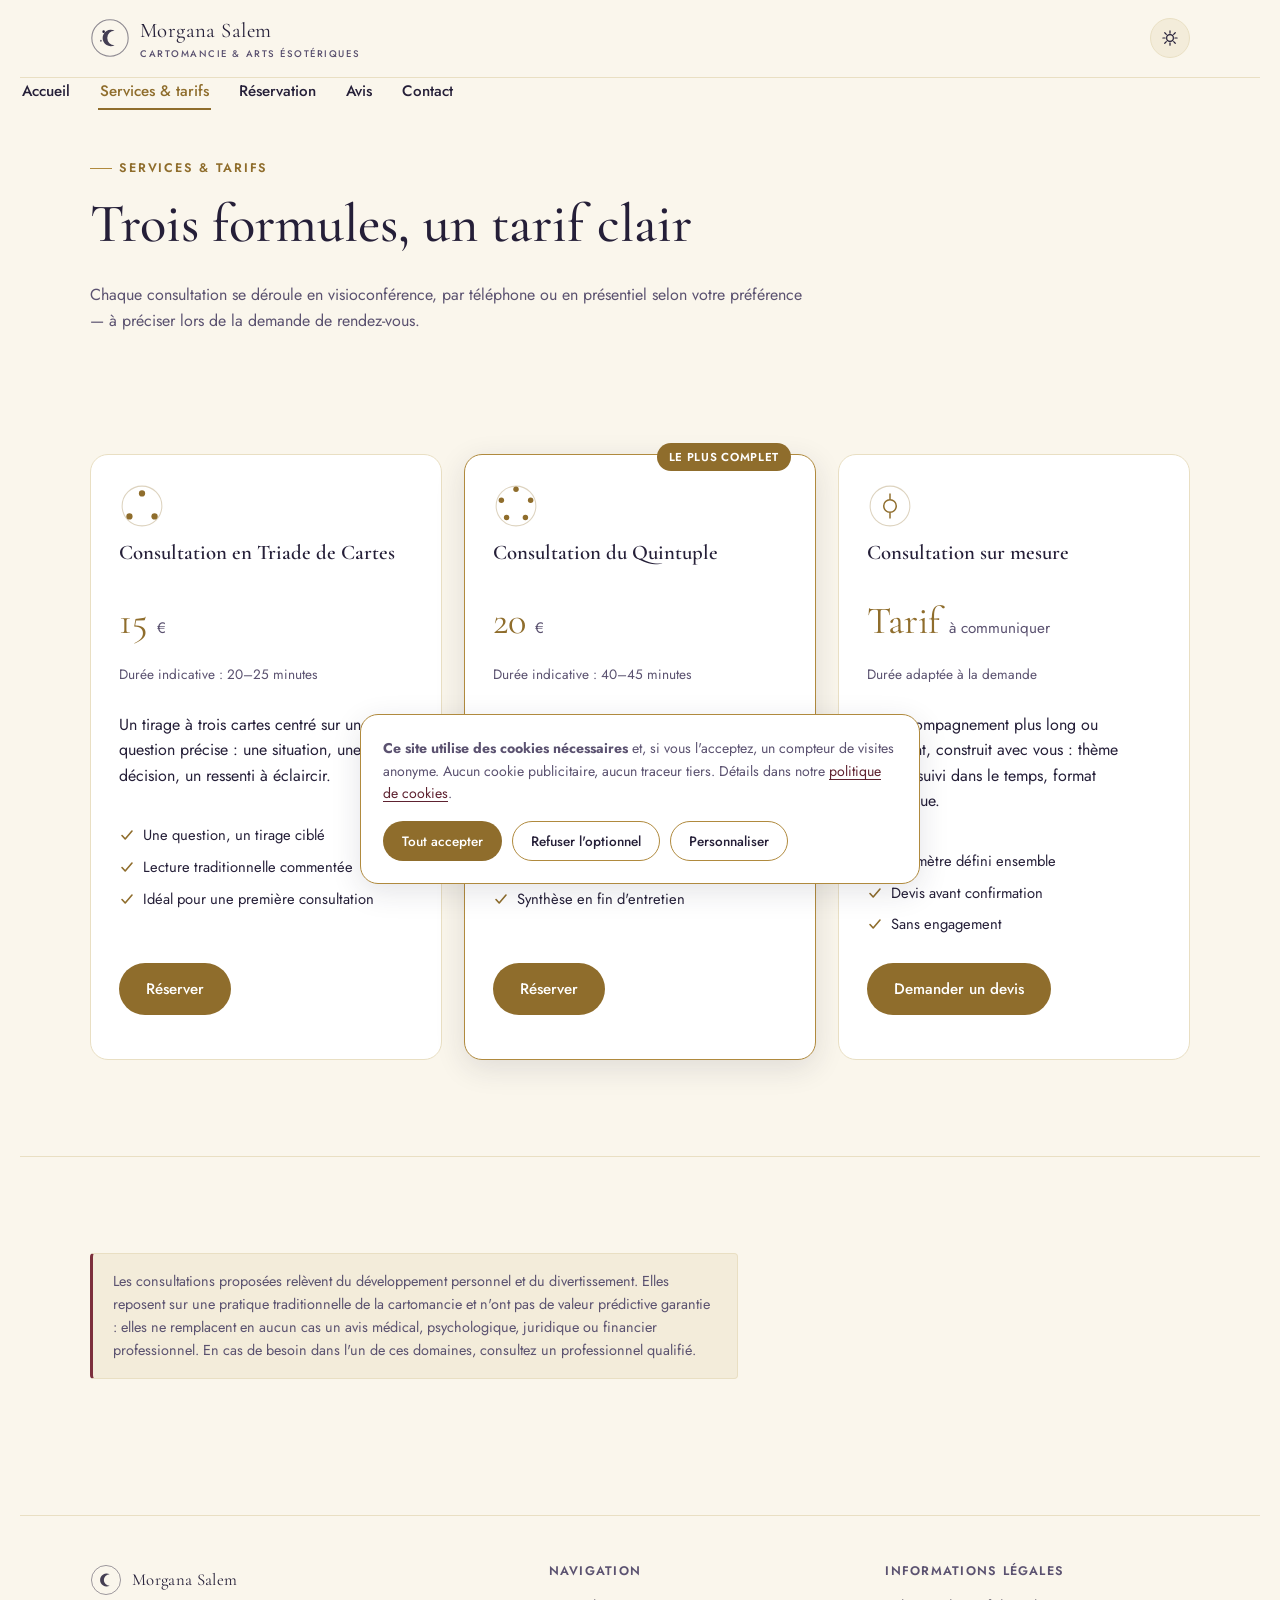
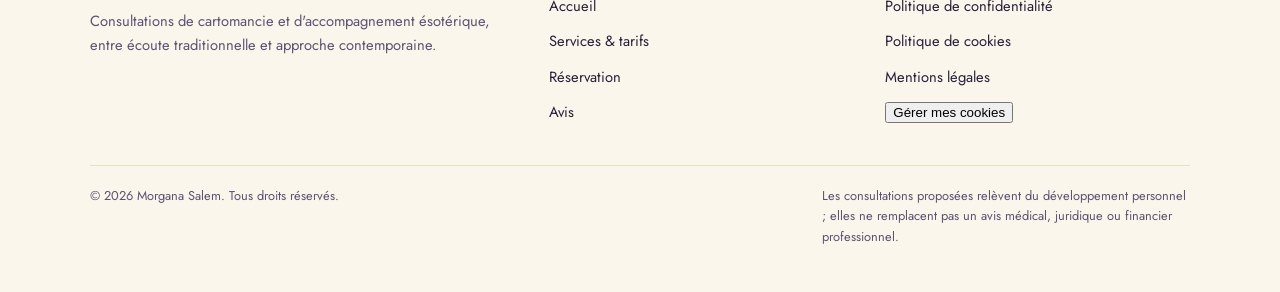
<file: tarifs.html>
<!DOCTYPE html>
<html lang="fr">
<head>
<meta charset="UTF-8">
<meta name="viewport" content="width=device-width, initial-scale=1">
<title>Services & Tarifs — Morgana Salem</title>
<meta name="description" content="Trois formules de consultation avec Morgana Salem : Triade de Cartes à 15 €, Quintuple à 20 €, ou consultation sur mesure avec devis personnalisé.">
<link rel="stylesheet" href="styles.css">
</head>
<body>
<a class="skip-link" href="#main">Aller au contenu principal</a>

<header class="site-header">
  <div class="wrap">
    <a class="brand" href="index.html">
      <svg class="brand-mark" viewBox="0 0 44 44" fill="none" aria-hidden="true">
        <circle cx="22" cy="22" r="20" stroke="currentColor" stroke-width="1.2" opacity="0.5"/>
        <path d="M27 14a9 9 0 1 0 0 16 7.2 7.2 0 0 1 0-16Z" fill="currentColor" opacity="0.85"/>
        <circle cx="15" cy="15" r="1.4" fill="currentColor"/>
        <circle cx="12" cy="25" r="1" fill="currentColor" opacity="0.7"/>
      </svg>
      <span class="brand-text">Morgana Salem<small>Cartomancie &amp; arts ésotériques</small></span>
    </a>
    <button class="nav-toggle" type="button" aria-expanded="false" aria-controls="main-nav" aria-label="Ouvrir le menu">
      <svg width="20" height="20" viewBox="0 0 20 20" aria-hidden="true"><path d="M2 5h16M2 10h16M2 15h16" stroke="currentColor" stroke-width="1.6" stroke-linecap="round"/></svg>
    </button>
    <div class="header-actions">
      <button class="theme-toggle" type="button" aria-label="Changer de thème">
        <svg class="icon-sun" viewBox="0 0 24 24" fill="none" aria-hidden="true"><circle cx="12" cy="12" r="4.5" stroke="currentColor" stroke-width="1.6"/><path d="M12 2.5v3M12 18.5v3M2.5 12h3M18.5 12h3M5 5l2.1 2.1M16.9 16.9L19 19M19 5l-2.1 2.1M7.1 16.9L5 19" stroke="currentColor" stroke-width="1.6" stroke-linecap="round"/></svg>
        <svg class="icon-moon" viewBox="0 0 24 24" fill="none" aria-hidden="true"><path d="M20 14.5A8.5 8.5 0 1 1 9.5 4a7 7 0 0 0 10.5 10.5Z" stroke="currentColor" stroke-width="1.6" stroke-linejoin="round"/></svg>
      </button>
    </div>
  </div>
</header>
<nav class="main-nav" id="main-nav" aria-label="Navigation principale" data-open="false">
  <ul>
    <li><a href="index.html">Accueil</a></li>
    <li><a href="tarifs.html" aria-current="page">Services &amp; tarifs</a></li>
    <li><a href="reservation.html">Réservation</a></li>
    <li><a href="avis.html">Avis</a></li>
    <li><a href="index.html#contact">Contact</a></li>
  </ul>
</nav>

<main id="main">
  <section class="page-hero">
    <div class="wrap">
      <p class="eyebrow">Services &amp; tarifs</p>
      <h1>Trois formules, un tarif clair</h1>
      <p class="content-narrow" style="color:var(--text-muted);">Chaque consultation se déroule en visioconférence, par téléphone ou en présentiel selon votre préférence — à préciser lors de la demande de rendez-vous.</p>
    </div>
  </section>

  <section class="section">
    <div class="wrap">
      <div class="grid-3">

        <article class="card price-card">
          <svg class="glyph glyph-mark" viewBox="0 0 44 44" fill="none" aria-hidden="true"><circle cx="22" cy="22" r="19" stroke="currentColor" stroke-width="1" opacity="0.3"/><circle cx="22" cy="10" r="3" fill="currentColor"/><circle cx="10" cy="32" r="3" fill="currentColor"/><circle cx="34" cy="32" r="3" fill="currentColor"/></svg>
          <h2 style="font-size:1.3rem;">Consultation en Triade de Cartes</h2>
          <p class="price">15 <span class="unit">€</span></p>
          <p class="duration">Durée indicative : 20–25 minutes</p>
          <p>Un tirage à trois cartes centré sur une question précise : une situation, une décision, un ressenti à éclaircir.</p>
          <ul>
            <li><svg viewBox="0 0 16 16" fill="none" aria-hidden="true"><path d="M3 8.5 6.2 12 13 4" stroke="currentColor" stroke-width="1.6" stroke-linecap="round" stroke-linejoin="round"/></svg> Une question, un tirage ciblé</li>
            <li><svg viewBox="0 0 16 16" fill="none" aria-hidden="true"><path d="M3 8.5 6.2 12 13 4" stroke="currentColor" stroke-width="1.6" stroke-linecap="round" stroke-linejoin="round"/></svg> Lecture traditionnelle commentée</li>
            <li><svg viewBox="0 0 16 16" fill="none" aria-hidden="true"><path d="M3 8.5 6.2 12 13 4" stroke="currentColor" stroke-width="1.6" stroke-linecap="round" stroke-linejoin="round"/></svg> Idéal pour une première consultation</li>
          </ul>
          <p style="margin-top:auto; padding-top:14px;"><a class="btn btn-primary" href="reservation.html?prestation=triade">Réserver</a></p>
        </article>

        <article class="card price-card featured">
          <span class="tag">Le plus complet</span>
          <svg class="glyph glyph-mark" viewBox="0 0 44 44" fill="none" aria-hidden="true"><circle cx="22" cy="22" r="19" stroke="currentColor" stroke-width="1" opacity="0.3"/><circle cx="22" cy="6" r="2.6" fill="currentColor"/><circle cx="36" cy="16.5" r="2.6" fill="currentColor"/><circle cx="31" cy="33" r="2.6" fill="currentColor"/><circle cx="13" cy="33" r="2.6" fill="currentColor"/><circle cx="8" cy="16.5" r="2.6" fill="currentColor"/></svg>
          <h2 style="font-size:1.3rem;">Consultation du Quintuple</h2>
          <p class="price">20 <span class="unit">€</span></p>
          <p class="duration">Durée indicative : 40–45 minutes</p>
          <p>Un tirage à cinq cartes pour explorer une situation dans son ensemble : contexte, obstacles, évolution possible.</p>
          <ul>
            <li><svg viewBox="0 0 16 16" fill="none" aria-hidden="true"><path d="M3 8.5 6.2 12 13 4" stroke="currentColor" stroke-width="1.6" stroke-linecap="round" stroke-linejoin="round"/></svg> Vision d'ensemble d'une situation</li>
            <li><svg viewBox="0 0 16 16" fill="none" aria-hidden="true"><path d="M3 8.5 6.2 12 13 4" stroke="currentColor" stroke-width="1.6" stroke-linecap="round" stroke-linejoin="round"/></svg> Temps d'échange plus approfondi</li>
            <li><svg viewBox="0 0 16 16" fill="none" aria-hidden="true"><path d="M3 8.5 6.2 12 13 4" stroke="currentColor" stroke-width="1.6" stroke-linecap="round" stroke-linejoin="round"/></svg> Synthèse en fin d'entretien</li>
          </ul>
          <p style="margin-top:auto; padding-top:14px;"><a class="btn btn-primary" href="reservation.html?prestation=quintuple">Réserver</a></p>
        </article>

        <article class="card price-card">
          <svg class="glyph glyph-mark" viewBox="0 0 44 44" fill="none" aria-hidden="true"><circle cx="22" cy="22" r="19" stroke="currentColor" stroke-width="1" opacity="0.3"/><path d="M22 10v6M22 28v6M22 16a6 6 0 1 0 0 12 6 6 0 0 0 0-12Z" stroke="currentColor" stroke-width="1.4"/></svg>
          <h2 style="font-size:1.3rem;">Consultation sur mesure</h2>
          <p class="price">Tarif <span class="unit">à communiquer</span></p>
          <p class="duration">Durée adaptée à la demande</p>
          <p>Un accompagnement plus long ou récurrent, construit avec vous : thème précis, suivi dans le temps, format spécifique.</p>
          <ul>
            <li><svg viewBox="0 0 16 16" fill="none" aria-hidden="true"><path d="M3 8.5 6.2 12 13 4" stroke="currentColor" stroke-width="1.6" stroke-linecap="round" stroke-linejoin="round"/></svg> Périmètre défini ensemble</li>
            <li><svg viewBox="0 0 16 16" fill="none" aria-hidden="true"><path d="M3 8.5 6.2 12 13 4" stroke="currentColor" stroke-width="1.6" stroke-linecap="round" stroke-linejoin="round"/></svg> Devis avant confirmation</li>
            <li><svg viewBox="0 0 16 16" fill="none" aria-hidden="true"><path d="M3 8.5 6.2 12 13 4" stroke="currentColor" stroke-width="1.6" stroke-linecap="round" stroke-linejoin="round"/></svg> Sans engagement</li>
          </ul>
          <p style="margin-top:auto; padding-top:14px;"><a class="btn btn-primary" href="reservation.html?prestation=sur-mesure">Demander un devis</a></p>
        </article>

      </div>
    </div>
  </section>

  <section class="section" style="border-bottom:none;">
    <div class="wrap">
      <div class="disclaimer content-narrow">
        Les consultations proposées relèvent du développement personnel et du divertissement. Elles reposent sur une pratique traditionnelle de la cartomancie et n'ont pas de valeur prédictive garantie : elles ne remplacent en aucun cas un avis médical, psychologique, juridique ou financier professionnel. En cas de besoin dans l'un de ces domaines, consultez un professionnel qualifié.
      </div>
    </div>
  </section>
</main>

<footer class="site-footer">
  <div class="wrap">
    <div class="footer-grid">
      <div>
        <a class="brand" href="index.html" style="margin-bottom:14px;">
          <svg class="brand-mark" viewBox="0 0 44 44" fill="none" aria-hidden="true" style="width:32px;height:32px;">
            <circle cx="22" cy="22" r="20" stroke="currentColor" stroke-width="1.2" opacity="0.5"/>
            <path d="M27 14a9 9 0 1 0 0 16 7.2 7.2 0 0 1 0-16Z" fill="currentColor" opacity="0.85"/>
          </svg>
          <span class="brand-text" style="font-size:1.05rem;">Morgana Salem</span>
        </a>
        <p class="content-narrow" style="color:var(--text-muted); font-size:0.92rem;">Consultations de cartomancie et d'accompagnement ésotérique, entre écoute traditionnelle et approche contemporaine.</p>
      </div>
      <div>
        <h4>Navigation</h4>
        <ul>
          <li><a href="index.html">Accueil</a></li>
          <li><a href="tarifs.html">Services &amp; tarifs</a></li>
          <li><a href="reservation.html">Réservation</a></li>
          <li><a href="avis.html">Avis</a></li>
        </ul>
      </div>
      <div>
        <h4>Informations légales</h4>
        <ul>
          <li><a href="confidentialite.html">Politique de confidentialité</a></li>
          <li><a href="cookies.html">Politique de cookies</a></li>
          <li><a href="mentions-legales.html">Mentions légales</a></li>
          <li><button type="button" data-open-cookie-prefs>Gérer mes cookies</button></li>
        </ul>
      </div>
    </div>
    <div class="footer-bottom">
      <p>© <span class="current-year"></span> Morgana Salem. Tous droits réservés.</p>
      <p style="max-width:46ch;">Les consultations proposées relèvent du développement personnel ; elles ne remplacent pas un avis médical, juridique ou financier professionnel.</p>
    </div>
  </div>
</footer>

<div class="cookie-banner" role="dialog" aria-live="polite" aria-label="Gestion des cookies" hidden>
  <p><strong>Ce site utilise des cookies nécessaires</strong> et, si vous l'acceptez, un compteur de visites anonyme. Aucun cookie publicitaire, aucun traceur tiers. Détails dans notre <a href="cookies.html">politique de cookies</a>.</p>
  <div class="cookie-actions">
    <button type="button" class="btn btn-primary btn-small" data-consent="accept-all">Tout accepter</button>
    <button type="button" class="btn btn-ghost btn-small" data-consent="reject-optional">Refuser l'optionnel</button>
    <button type="button" class="btn btn-ghost btn-small" data-consent="open-prefs">Personnaliser</button>
  </div>
</div>

<div class="modal-overlay" id="cookie-modal" role="dialog" aria-modal="true" aria-labelledby="cookie-modal-title" hidden>
  <div class="modal">
    <div class="modal-head">
      <h2 id="cookie-modal-title" style="margin:0;">Préférences de cookies</h2>
      <button type="button" class="modal-close" aria-label="Fermer la fenêtre">
        <svg width="14" height="14" viewBox="0 0 14 14" aria-hidden="true"><path d="M1 1l12 12M13 1L1 13" stroke="currentColor" stroke-width="1.6"/></svg>
      </button>
    </div>
    <p style="color:var(--text-muted); font-size:0.9rem;">Modifiable à tout moment depuis le pied de page.</p>
    <div class="cookie-cat">
      <div class="cookie-cat-head">
        <strong>Nécessaires</strong>
        <label class="switch"><input type="checkbox" checked disabled aria-label="Cookies nécessaires, toujours actifs"><span class="track"></span></label>
      </div>
      <p>Mémorisent votre choix de cookies et votre préférence d'affichage (thème clair/sombre). Indispensables au fonctionnement du site.</p>
    </div>
    <div class="cookie-cat">
      <div class="cookie-cat-head">
        <strong>Mesure d'audience</strong>
        <label class="switch"><input type="checkbox" id="consent-analytics"><span class="track"></span></label>
      </div>
      <p>Comptage anonyme et agrégé des pages consultées, sans identifiant publicitaire ni profilage. Désactivé par défaut.</p>
    </div>
    <div class="cookie-actions" style="margin-top:20px;">
      <button type="button" class="btn btn-primary btn-small" data-consent="save-prefs">Enregistrer mes choix</button>
    </div>
  </div>
</div>

<script src="script.js"></script>
</body>
</html>
</file>
<file: styles.css>
/* ==========================================================================
   Morgana Salem — Cartomancie & Arts Ésotériques
   Feuille de style partagée — toutes les pages
   ========================================================================== */

@import url('https://fonts.googleapis.com/css2?family=Cormorant+Garamond:ital,wght@0,400;0,500;0,600;1,400;1,500&family=Jost:wght@300;400;500;600&display=swap');

/* --------------------------------------------------------------------------
   1. Design tokens
   -------------------------------------------------------------------------- */
:root {
  /* Palette — thème clair (parchemin) par défaut */
  --ink-950: #14101f;
  --ink-900: #1c1730;
  --ink-800: #272044;
  --ink-700: #352b56;
  --violet-grey-300: #d8d2e6;
  --violet-grey-500: #8b82a3;
  --violet-grey-700: #574d70;

  --parchment-50: #faf6ec;
  --parchment-100: #f3ecda;
  --parchment-200: #e9dfc3;

  --brass-300: #e3c179;
  --brass-400: #cda355;
  --brass-500: #b08a3e;
  --brass-600: #8f6d2c;

  --garnet-500: #7c2f3c;
  --garnet-600: #5e2230;

  --ok-600: #3f6b4a;
  --err-600: #a5333f;

  /* Rôles — thème clair */
  --bg: var(--parchment-50);
  --bg-raised: #ffffff;
  --bg-sunken: var(--parchment-100);
  --text: #251f38;
  --text-muted: #5b5270;
  --border: var(--parchment-200);
  --border-strong: var(--brass-500);
  --accent: var(--brass-600);
  --accent-contrast: #ffffff;
  --accent-2: var(--garnet-500);
  --link: var(--garnet-600);
  --focus-ring: #2b6cb0;
  --overlay: rgba(20, 16, 31, 0.55);
  --shadow: 0 8px 30px rgba(37, 31, 56, 0.12);

  color-scheme: light;

  --font-display: 'Cormorant Garamond', 'Iowan Old Style', Georgia, serif;
  --font-body: 'Jost', 'Century Gothic', Futura, sans-serif;

  --container: 1100px;
  --radius-s: 4px;
  --radius-m: 10px;
  --radius-l: 18px;
}

@media (prefers-color-scheme: dark) {
  :root:not([data-theme="light"]) {
    --bg: var(--ink-950);
    --bg-raised: var(--ink-900);
    --bg-sunken: var(--ink-800);
    --text: var(--parchment-100);
    --text-muted: var(--violet-grey-300);
    --border: var(--ink-700);
    --border-strong: var(--brass-400);
    --accent: var(--brass-300);
    --accent-contrast: #221704;
    --accent-2: #d98496;
    --link: var(--brass-300);
    --focus-ring: #9ecbff;
    --overlay: rgba(8, 6, 14, 0.7);
    --shadow: 0 10px 34px rgba(0, 0, 0, 0.45);
    color-scheme: dark;
  }
}

:root[data-theme="dark"] {
  --bg: var(--ink-950);
  --bg-raised: var(--ink-900);
  --bg-sunken: var(--ink-800);
  --text: var(--parchment-100);
  --text-muted: var(--violet-grey-300);
  --border: var(--ink-700);
  --border-strong: var(--brass-400);
  --accent: var(--brass-300);
  --accent-contrast: #221704;
  --accent-2: #d98496;
  --link: var(--brass-300);
  --focus-ring: #9ecbff;
  --overlay: rgba(8, 6, 14, 0.7);
  --shadow: 0 10px 34px rgba(0, 0, 0, 0.45);
  color-scheme: dark;
}

/* --------------------------------------------------------------------------
   2. Reset & base
   -------------------------------------------------------------------------- */
*, *::before, *::after { box-sizing: border-box; }
html { -webkit-text-size-adjust: 100%; overflow-x: hidden; }
body {
  margin: 0;
  background: var(--bg);
  color: var(--text);
  font-family: var(--font-body);
  font-size: 16px;
  line-height: 1.6;
  padding-inline: 20px;
  overflow-x: hidden;
}
main { display: block; }
img, svg { max-width: 100%; display: block; }
h1, h2, h3, h4 { font-family: var(--font-display); font-weight: 600; line-height: 1.15; text-wrap: balance; margin: 0 0 0.5em; color: var(--text); }
h1 { font-size: clamp(2.1rem, 4vw + 1rem, 3.4rem); font-weight: 500; }
h2 { font-size: clamp(1.6rem, 2.4vw + 1rem, 2.3rem); }
h3 { font-size: clamp(1.2rem, 1.2vw + 1rem, 1.5rem); }
p { margin: 0 0 1em; max-width: 65ch; }
a { color: var(--link); }
a:not(.btn) { text-underline-offset: 3px; }
ul, ol { padding-left: 1.2em; }
:focus-visible {
  outline: 3px solid var(--focus-ring);
  outline-offset: 2px;
  border-radius: 2px;
}
@media (prefers-reduced-motion: reduce) {
  *, *::before, *::after {
    animation-duration: 0.001ms !important;
    animation-iteration-count: 1 !important;
    transition-duration: 0.001ms !important;
    scroll-behavior: auto !important;
  }
}

.visually-hidden {
  position: absolute; width: 1px; height: 1px;
  padding: 0; margin: -1px; overflow: hidden;
  clip: rect(0,0,0,0); white-space: nowrap; border: 0;
}

.skip-link {
  position: absolute; left: 12px; top: -60px;
  background: var(--accent); color: var(--accent-contrast);
  padding: 10px 16px; border-radius: var(--radius-s);
  font-family: var(--font-body); font-weight: 500;
  z-index: 200; transition: top 0.15s ease;
}
.skip-link:focus { top: 12px; }

.wrap { max-width: var(--container); margin-inline: auto; }
.eyebrow {
  font-family: var(--font-body); font-size: 0.78rem; font-weight: 600;
  letter-spacing: 0.14em; text-transform: uppercase; color: var(--accent);
  display: inline-flex; align-items: center; gap: 0.6em;
}
.eyebrow::before {
  content: ""; width: 22px; height: 1px; background: var(--border-strong);
  display: inline-block;
}

/* --------------------------------------------------------------------------
   3. Header & navigation
   -------------------------------------------------------------------------- */
.site-header {
  position: sticky; top: env(safe-area-inset-top, 0px); z-index: 100;
  background: color-mix(in srgb, var(--bg) 88%, transparent);
  backdrop-filter: blur(10px);
  border-bottom: 1px solid var(--border);
}
.site-header .wrap {
  display: flex; align-items: center; justify-content: space-between;
  padding-block: 14px; gap: 16px;
}
.brand { display: flex; align-items: center; gap: 10px; text-decoration: none; color: var(--text); }
.brand-mark { width: 40px; height: 40px; flex-shrink: 0; }
.brand-text { font-family: var(--font-display); font-size: 1.3rem; letter-spacing: 0.02em; }
.brand-text small { display: block; font-family: var(--font-body); font-size: 0.6rem; letter-spacing: 0.16em; text-transform: uppercase; color: var(--text-muted); font-weight: 500; }

.nav-toggle {
  display: none; background: none; border: 1px solid var(--border); border-radius: var(--radius-s);
  width: 42px; height: 42px; color: var(--text); cursor: pointer;
}
.nav-toggle svg { margin: auto; }

.main-nav ul { list-style: none; display: flex; gap: 26px; margin: 0; padding: 0; }
.main-nav a {
  text-decoration: none; color: var(--text); font-size: 0.95rem; font-weight: 500;
  padding: 6px 2px; border-bottom: 2px solid transparent;
}
.main-nav a:hover, .main-nav a[aria-current="page"] { border-bottom-color: var(--accent); color: var(--accent); }
.header-actions { display: flex; align-items: center; gap: 10px; }

.theme-toggle {
  background: var(--bg-sunken); border: 1px solid var(--border); border-radius: 999px;
  width: 40px; height: 40px; display: flex; align-items: center; justify-content: center;
  cursor: pointer; color: var(--text);
}
.theme-toggle svg { width: 18px; height: 18px; }
.theme-toggle .icon-moon { display: none; }
@media (prefers-color-scheme: dark) {
  :root:not([data-theme="light"]) .theme-toggle .icon-sun { display: none; }
  :root:not([data-theme="light"]) .theme-toggle .icon-moon { display: block; }
}
:root[data-theme="dark"] .theme-toggle .icon-sun { display: none; }
:root[data-theme="dark"] .theme-toggle .icon-moon { display: block; }

@media (max-width: 820px) {
  .nav-toggle { display: block; }
  .main-nav {
    position: fixed; top: 70px; right: 0; bottom: 0;
    width: min(320px, 85vw);
    background: var(--bg-raised); border-left: 1px solid var(--border);
    padding: 24px; transform: translateX(100%); transition: transform 0.25s ease;
    overflow-y: auto;
  }
  .main-nav[data-open="true"] { transform: translateX(0); }
  .main-nav ul { flex-direction: column; gap: 4px; }
  .main-nav a { display: block; padding: 12px 8px; }
}

/* --------------------------------------------------------------------------
   4. Buttons & form controls
   -------------------------------------------------------------------------- */
.btn {
  display: inline-flex; align-items: center; justify-content: center; gap: 8px;
  font-family: var(--font-body); font-weight: 500; font-size: 0.95rem;
  padding: 13px 26px; border-radius: 999px; border: 1px solid transparent;
  text-decoration: none; cursor: pointer; min-height: 44px;
  transition: transform 0.15s ease, box-shadow 0.15s ease;
}
.btn-primary { background: var(--accent); color: var(--accent-contrast); }
.btn-primary:hover { box-shadow: var(--shadow); transform: translateY(-1px); }
.btn-ghost { background: transparent; border-color: var(--border-strong); color: var(--text); }
.btn-ghost:hover { background: var(--bg-sunken); }
.btn-small { padding: 9px 18px; font-size: 0.85rem; min-height: 38px; }
.btn[disabled] { opacity: 0.5; cursor: not-allowed; }

label { display: block; font-weight: 500; font-size: 0.9rem; margin-bottom: 6px; }
.field { margin-bottom: 18px; }
.field .hint { font-size: 0.8rem; color: var(--text-muted); margin-top: 4px; }
input[type="text"], input[type="email"], input[type="tel"], textarea, select {
  width: 100%; font: inherit; font-size: 1rem; color: var(--text);
  background: var(--bg-raised); border: 1px solid var(--border); border-radius: var(--radius-s);
  padding: 12px 14px; min-height: 44px;
}
textarea { min-height: 110px; resize: vertical; }
fieldset { border: 1px solid var(--border); border-radius: var(--radius-m); padding: 16px; margin: 0 0 18px; }
legend { font-weight: 600; padding: 0 8px; font-family: var(--font-display); font-size: 1.1rem; }
.radio-row { display: flex; align-items: flex-start; gap: 10px; padding: 8px 4px; border-radius: var(--radius-s); }
.radio-row:hover { background: var(--bg-sunken); }
.radio-row input { margin-top: 4px; width: 18px; height: 18px; accent-color: var(--accent); flex-shrink: 0; }
.radio-row label { font-weight: 400; margin: 0; }
.radio-row .price { font-weight: 600; color: var(--accent); }

.form-status { padding: 12px 16px; border-radius: var(--radius-s); margin-top: 14px; font-size: 0.92rem; display: none; }
.form-status[data-state="ok"] { display: block; background: color-mix(in srgb, var(--ok-600) 14%, transparent); border: 1px solid var(--ok-600); }
.form-status[data-state="error"] { display: block; background: color-mix(in srgb, var(--err-600) 14%, transparent); border: 1px solid var(--err-600); }

/* --------------------------------------------------------------------------
   5. Layout building blocks
   -------------------------------------------------------------------------- */
.section { padding-block: clamp(48px, 8vw, 96px); border-bottom: 1px solid var(--border); }
.section:last-of-type { border-bottom: none; }
.section-head { max-width: 640px; margin-bottom: 40px; }
.section-head p { color: var(--text-muted); }

.hero { padding-block: clamp(56px, 10vw, 108px) clamp(40px, 6vw, 72px); }
.hero-grid { display: grid; grid-template-columns: 1.1fr 0.9fr; gap: 48px; align-items: center; }
.hero-copy p.lede { font-size: 1.15rem; color: var(--text-muted); max-width: 52ch; }
.hero-actions { display: flex; flex-wrap: wrap; gap: 14px; margin-top: 28px; }
.hero-art { border-radius: var(--radius-l); overflow: hidden; border: 1px solid var(--border); background: var(--bg-sunken); }

.grid-3 { display: grid; grid-template-columns: repeat(3, 1fr); gap: 22px; }
.grid-2 { display: grid; grid-template-columns: repeat(2, 1fr); gap: 22px; }
@media (max-width: 900px) {
  .hero-grid { grid-template-columns: 1fr; }
  .hero-art { order: -1; }
  .grid-3 { grid-template-columns: 1fr; }
  .grid-2 { grid-template-columns: 1fr; }
}

.card {
  background: var(--bg-raised); border: 1px solid var(--border); border-radius: var(--radius-l);
  padding: 28px; display: flex; flex-direction: column; gap: 12px;
}
.card .glyph { width: 44px; height: 44px; color: var(--accent); }

.value-row { display: grid; grid-template-columns: repeat(3, 1fr); gap: 28px; }
@media (max-width: 760px) { .value-row { grid-template-columns: 1fr; } }
.value-item { display: flex; gap: 14px; }
.value-item .glyph { width: 30px; height: 30px; color: var(--accent); flex-shrink: 0; margin-top: 2px; }

.divider {
  display: flex; align-items: center; gap: 16px; color: var(--border-strong);
  margin-block: 8px 32px;
}
.divider::before, .divider::after { content: ""; height: 1px; background: var(--border); flex: 1; }

.disclaimer {
  background: var(--bg-sunken); border: 1px solid var(--border); border-left: 3px solid var(--accent-2);
  border-radius: var(--radius-s); padding: 16px 20px; font-size: 0.9rem; color: var(--text-muted);
}

/* --------------------------------------------------------------------------
   6. Pricing cards
   -------------------------------------------------------------------------- */
.price-card { position: relative; }
.price-card .glyph-mark { width: 46px; height: 46px; color: var(--accent); }
.price-card .price {
  font-family: var(--font-display); font-size: 2.4rem; color: var(--accent); margin: 4px 0 0;
}
.price-card .price .unit { font-family: var(--font-body); font-size: 0.95rem; color: var(--text-muted); font-weight: 400; }
.price-card .duration { font-size: 0.85rem; color: var(--text-muted); }
.price-card ul { list-style: none; padding: 0; margin: 8px 0 0; display: flex; flex-direction: column; gap: 8px; font-size: 0.92rem; }
.price-card li { display: flex; gap: 8px; }
.price-card li svg { width: 16px; height: 16px; color: var(--accent); flex-shrink: 0; margin-top: 3px; }
.price-card.featured { border-color: var(--border-strong); box-shadow: var(--shadow); }
.price-card .tag {
  position: absolute; top: -12px; right: 24px; background: var(--accent); color: var(--accent-contrast);
  font-size: 0.72rem; font-weight: 600; letter-spacing: 0.06em; text-transform: uppercase;
  padding: 5px 12px; border-radius: 999px;
}

/* --------------------------------------------------------------------------
   7. Calendar & booking
   -------------------------------------------------------------------------- */
.booking-layout { display: grid; grid-template-columns: 1fr 1fr; gap: 40px; align-items: start; }
@media (max-width: 900px) { .booking-layout { grid-template-columns: 1fr; } }

.calendar { background: var(--bg-raised); border: 1px solid var(--border); border-radius: var(--radius-l); padding: 22px; }
.calendar-head { display: flex; align-items: center; justify-content: space-between; margin-bottom: 14px; }
.calendar-head strong { font-family: var(--font-display); font-size: 1.2rem; }
.cal-nav-btn { background: var(--bg-sunken); border: 1px solid var(--border); border-radius: 999px; width: 36px; height: 36px; cursor: pointer; color: var(--text); }
.cal-grid { display: grid; grid-template-columns: repeat(7, 1fr); gap: 4px; text-align: center; }
.cal-grid .dow { font-size: 0.7rem; color: var(--text-muted); font-weight: 600; padding-bottom: 6px; text-transform: uppercase; }
.cal-day {
  aspect-ratio: 1; border: 1px solid transparent; border-radius: var(--radius-s);
  background: none; font: inherit; color: var(--text); cursor: pointer;
  display: flex; align-items: center; justify-content: center; font-size: 0.9rem;
}
.cal-day:disabled { color: var(--text-muted); opacity: 0.35; cursor: default; }
.cal-day[data-available="true"] { border-color: var(--border); }
.cal-day[data-available="true"]:hover { border-color: var(--border-strong); background: var(--bg-sunken); }
.cal-day[aria-pressed="true"] { background: var(--accent); color: var(--accent-contrast); font-weight: 600; }
.cal-legend { display: flex; gap: 16px; margin-top: 14px; font-size: 0.78rem; color: var(--text-muted); flex-wrap: wrap; }
.cal-legend span { display: inline-flex; align-items: center; gap: 6px; }
.cal-legend i { width: 10px; height: 10px; border-radius: 3px; border: 1px solid var(--border); display: inline-block; }
.cal-legend i.avail { border-color: var(--border-strong); }
.cal-legend i.sel { background: var(--accent); border-color: var(--accent); }

.slot-list { display: flex; flex-wrap: wrap; gap: 8px; margin-top: 16px; }
.slot-btn {
  border: 1px solid var(--border); background: var(--bg-raised); color: var(--text);
  padding: 9px 14px; border-radius: 999px; cursor: pointer; font: inherit; font-size: 0.88rem;
  min-height: 40px;
}
.slot-btn:hover { border-color: var(--border-strong); }
.slot-btn[aria-pressed="true"] { background: var(--accent); color: var(--accent-contrast); border-color: var(--accent); font-weight: 600; }
.slot-btn:disabled { opacity: 0.35; cursor: not-allowed; text-decoration: line-through; }

.booking-summary {
  background: var(--bg-sunken); border: 1px dashed var(--border-strong); border-radius: var(--radius-m);
  padding: 16px 18px; font-size: 0.9rem; margin-top: 18px;
}
.booking-summary dl { display: grid; grid-template-columns: auto 1fr; gap: 4px 12px; margin: 0; }
.booking-summary dt { color: var(--text-muted); }
.booking-summary dd { margin: 0; font-weight: 500; }

.payment-block { margin-top: 24px; padding-top: 20px; border-top: 1px dashed var(--border); }
.stacked-actions { display: flex; flex-direction: column; align-items: flex-start; gap: 10px; }

/* --------------------------------------------------------------------------
   8. Reviews
   -------------------------------------------------------------------------- */
.stars { display: inline-flex; gap: 3px; color: var(--accent); }
.stars svg { width: 18px; height: 18px; }
.rating-input { display: flex; gap: 6px; }
.rating-input button { background: none; border: 1px solid var(--border); border-radius: var(--radius-s); width: 42px; height: 42px; cursor: pointer; color: var(--text-muted); }
.rating-input button[aria-pressed="true"], .rating-input button.lit { color: var(--accent); border-color: var(--accent); }
.rating-input button svg { width: 20px; height: 20px; margin: auto; }

.review-empty {
  text-align: center; padding: 48px 24px; border: 1px dashed var(--border); border-radius: var(--radius-l);
  color: var(--text-muted);
}
.review-empty .glyph { width: 40px; height: 40px; color: var(--accent); margin: 0 auto 14px; }

.review-summary { display: flex; align-items: flex-start; gap: 40px; margin-bottom: 32px; padding-bottom: 28px; border-bottom: 1px solid var(--border); flex-wrap: wrap; }
.review-score { text-align: center; min-width: 140px; }
.review-score-number { display: block; font-family: var(--font-display); font-size: 3rem; line-height: 1; color: var(--accent); }
.review-score .stars { justify-content: center; margin-top: 6px; }
.review-count { display: block; margin-top: 8px; font-size: 0.82rem; color: var(--text-muted); }
.review-distribution { flex: 1; min-width: 220px; display: flex; flex-direction: column; gap: 7px; }
.dist-row { display: grid; grid-template-columns: 40px 1fr 28px; align-items: center; gap: 10px; font-size: 0.8rem; color: var(--text-muted); }
.dist-bar { height: 8px; background: var(--bg-sunken); border-radius: 999px; overflow: hidden; }
.dist-bar-fill { display: block; height: 100%; background: var(--accent); border-radius: 999px; }
@media (max-width: 640px) { .review-summary { gap: 20px; } }

/* --------------------------------------------------------------------------
   9. Footer
   -------------------------------------------------------------------------- */
.site-footer { padding-block: 48px 32px; margin-top: 40px; border-top: 1px solid var(--border); }
.footer-grid { display: grid; grid-template-columns: 1.4fr 1fr 1fr; gap: 32px; }
@media (max-width: 760px) { .footer-grid { grid-template-columns: 1fr; } }
.footer-grid h4 { font-family: var(--font-body); font-size: 0.78rem; letter-spacing: 0.1em; text-transform: uppercase; color: var(--text-muted); margin-bottom: 14px; }
.footer-grid ul { list-style: none; padding: 0; margin: 0; display: flex; flex-direction: column; gap: 10px; }
.footer-grid a { color: var(--text); text-decoration: none; font-size: 0.92rem; }
.footer-grid a:hover { color: var(--accent); }
.footer-bottom {
  display: flex; justify-content: space-between; flex-wrap: wrap; gap: 10px;
  margin-top: 40px; padding-top: 20px; border-top: 1px solid var(--border);
  font-size: 0.8rem; color: var(--text-muted);
}
.footer-bottom button { background: none; border: none; color: var(--text-muted); text-decoration: underline; cursor: pointer; font: inherit; padding: 0; }

/* --------------------------------------------------------------------------
   10. Cookie banner & preferences dialog
   -------------------------------------------------------------------------- */
.cookie-banner {
  position: fixed; left: 16px; right: 16px; bottom: calc(16px + env(safe-area-inset-bottom, 0px)); z-index: 300;
  max-width: 560px; margin-inline: auto;
  background: var(--bg-raised); border: 1px solid var(--border-strong); border-radius: var(--radius-l);
  box-shadow: var(--shadow); padding: 22px;
}
.cookie-banner[hidden] { display: none; }
.cookie-banner p { font-size: 0.88rem; color: var(--text-muted); margin-bottom: 16px; }
.cookie-actions { display: flex; flex-wrap: wrap; gap: 10px; }

.modal-overlay {
  position: fixed; inset: 0; background: var(--overlay); z-index: 400;
  display: flex; align-items: center; justify-content: center; padding: 20px;
}
.modal-overlay[hidden] { display: none; }
.modal {
  background: var(--bg-raised); border: 1px solid var(--border); border-radius: var(--radius-l);
  max-width: 520px; width: 100%; padding: 28px; max-height: 85vh; overflow-y: auto;
}
.modal-head { display: flex; justify-content: space-between; align-items: flex-start; gap: 12px; margin-bottom: 6px; }
.modal-close { background: none; border: 1px solid var(--border); border-radius: 999px; width: 34px; height: 34px; cursor: pointer; color: var(--text); flex-shrink: 0; }
.cookie-cat { border: 1px solid var(--border); border-radius: var(--radius-m); padding: 14px 16px; margin-top: 14px; }
.cookie-cat-head { display: flex; justify-content: space-between; align-items: center; gap: 12px; }
.cookie-cat-head strong { font-size: 0.95rem; }
.cookie-cat p { font-size: 0.82rem; color: var(--text-muted); margin: 6px 0 0; }

.switch { position: relative; width: 44px; height: 26px; flex-shrink: 0; }
.switch input { opacity: 0; width: 100%; height: 100%; margin: 0; position: absolute; cursor: pointer; }
.switch .track { position: absolute; inset: 0; background: var(--border); border-radius: 999px; transition: background 0.15s; }
.switch .track::after {
  content: ""; position: absolute; top: 3px; left: 3px; width: 20px; height: 20px; border-radius: 50%;
  background: var(--bg-raised); box-shadow: 0 1px 3px rgba(0,0,0,0.3); transition: transform 0.15s;
}
.switch input:checked + .track { background: var(--accent); }
.switch input:checked + .track::after { transform: translateX(18px); }
.switch input:disabled + .track { opacity: 0.6; }
.switch input:focus-visible + .track { outline: 3px solid var(--focus-ring); outline-offset: 2px; }

/* --------------------------------------------------------------------------
   11. Misc — table (cookie policy), legal pages, utility
   -------------------------------------------------------------------------- */
.legal table { width: 100%; border-collapse: collapse; margin: 20px 0; font-size: 0.88rem; }
.legal th, .legal td { text-align: left; padding: 10px 12px; border-bottom: 1px solid var(--border); vertical-align: top; }
.legal th { font-family: var(--font-body); font-weight: 600; color: var(--text-muted); font-size: 0.78rem; letter-spacing: 0.05em; text-transform: uppercase; }
.legal .table-wrap { overflow-x: auto; }
.legal h2 { margin-top: 2em; }
.legal .placeholder { background: color-mix(in srgb, var(--accent-2) 16%, transparent); padding: 0 4px; border-radius: 3px; }
.page-hero { padding-block: 48px 8px; }
.page-hero .eyebrow { margin-bottom: 14px; }
.content-narrow { max-width: 72ch; }
.toc { background: var(--bg-sunken); border-radius: var(--radius-m); padding: 18px 22px; margin: 28px 0; }
.toc summary { cursor: pointer; font-weight: 600; }
.toc ul { margin: 12px 0 0; }
.back-to-top { display: inline-flex; align-items: center; gap: 6px; font-size: 0.85rem; }

.a11y-note { display: flex; gap: 12px; align-items: flex-start; background: var(--bg-sunken); border-radius: var(--radius-m); padding: 16px 18px; }
.a11y-note .glyph { width: 24px; height: 24px; color: var(--accent); flex-shrink: 0; }
</file>
